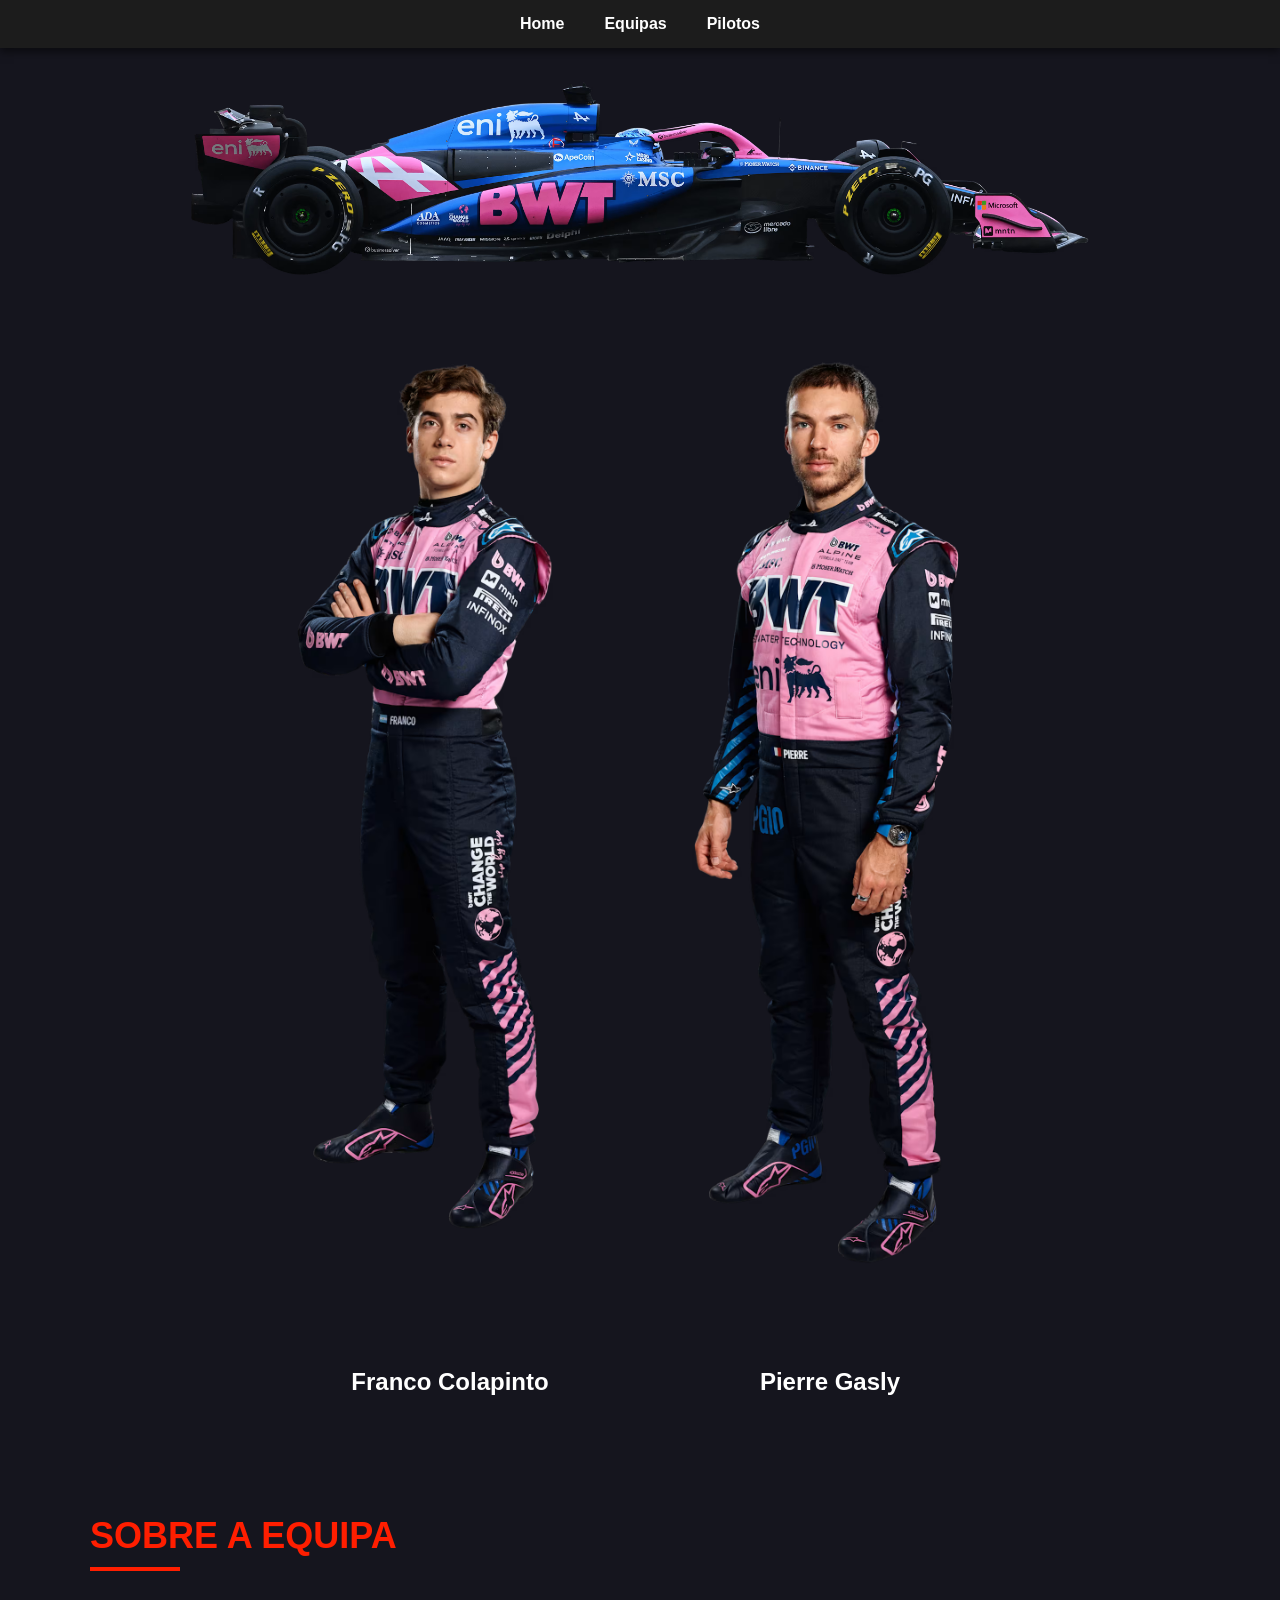
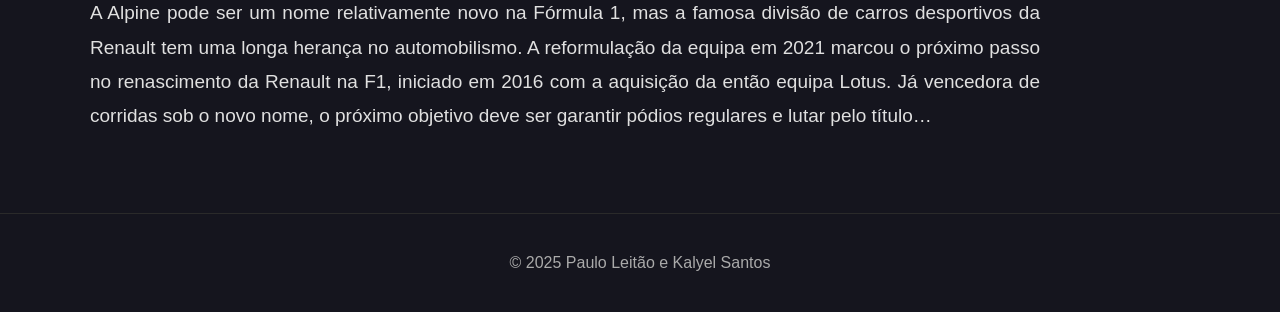
<file: Alpine.html>
<!DOCTYPE html>
<html lang="pt">
<head>
  <meta charset="UTF-8" />
  <meta name="viewport" content="width=device-width, initial-scale=1.0" />
  <link rel="stylesheet" href="css.css">
</head>

<body>

<header class="topbar">
  <nav>
    <ul>
      <li><a href="index.html">Home</a></li>
      <li><a href="Equipas.html">Equipas</a></li>
      <li><a href="pilotos.html">Pilotos</a></li>
    </ul>
  </nav>
</header>


<section class="carro-container">
  <img src="cars/2025alpinecarright.png" alt="Carro da Equipa" class="carro-img">
</section>

<section class="pilotos-equipa">

  <div class="piloto-equipa-card">
    <img src="piloto/2025alpinefracol01right.png" class="piloto-equipa-img">
    <h2 class="piloto-nome">Franco Colapinto</h2>
  </div>

  <div class="piloto-equipa-card">
    <img src="piloto/2025alpinepiegas01right.png" class="piloto-equipa-img">
    <h2 class="piloto-nome">Pierre Gasly</h2>
  </div>

</section>

<section class="equipa-info">
  <h2 class="equipa-titulo">Sobre a Equipa</h2>

  <p class="equipa-texto">
    A Alpine pode ser um nome relativamente novo na Fórmula 1, mas a famosa divisão de carros desportivos da Renault tem uma longa herança no automobilismo. A reformulação da equipa em 2021 marcou o próximo passo no renascimento da Renault na F1, iniciado em 2016 com a aquisição da então equipa Lotus. Já vencedora de corridas sob o novo nome, o próximo objetivo deve ser garantir pódios regulares e lutar pelo título…
  </p>
</section>

<footer class="noticia-rodape">
  © 2025 Paulo Leitão e Kalyel Santos
</footer>

</body>
</html>
</file>
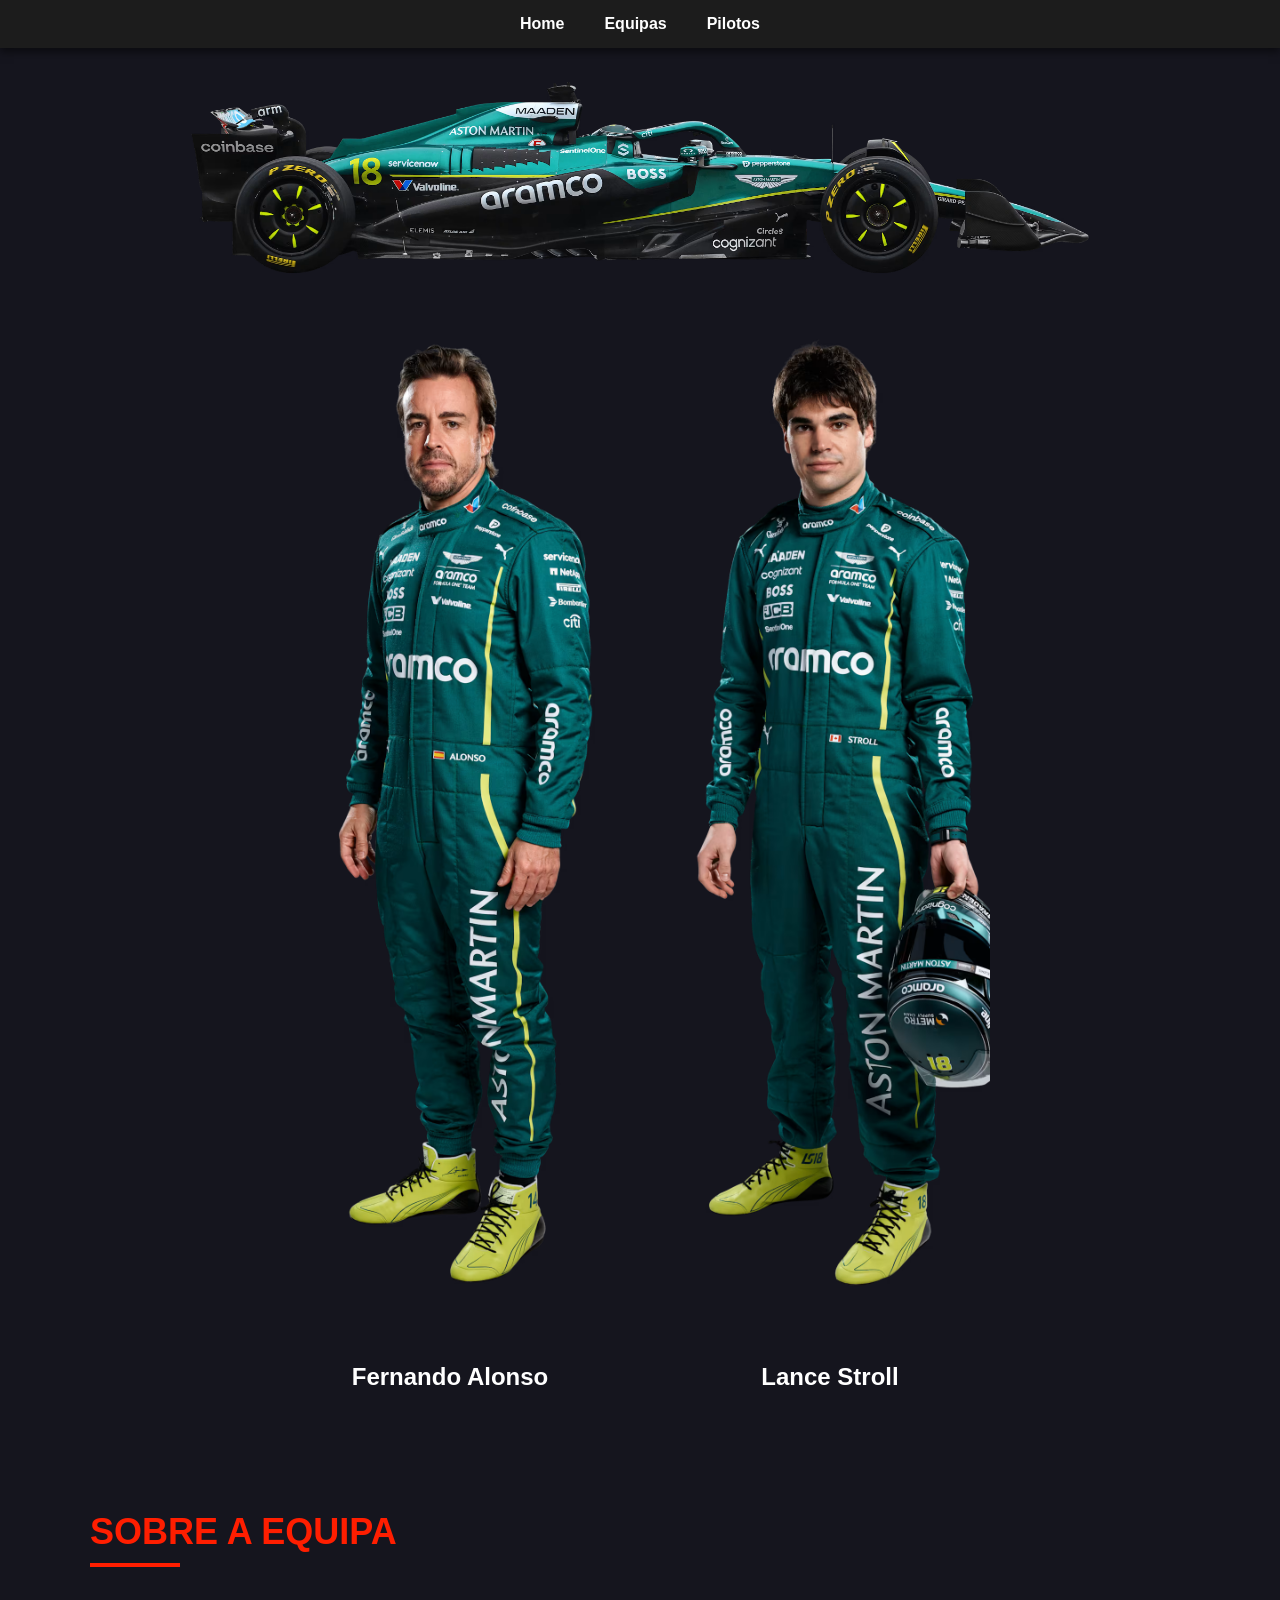
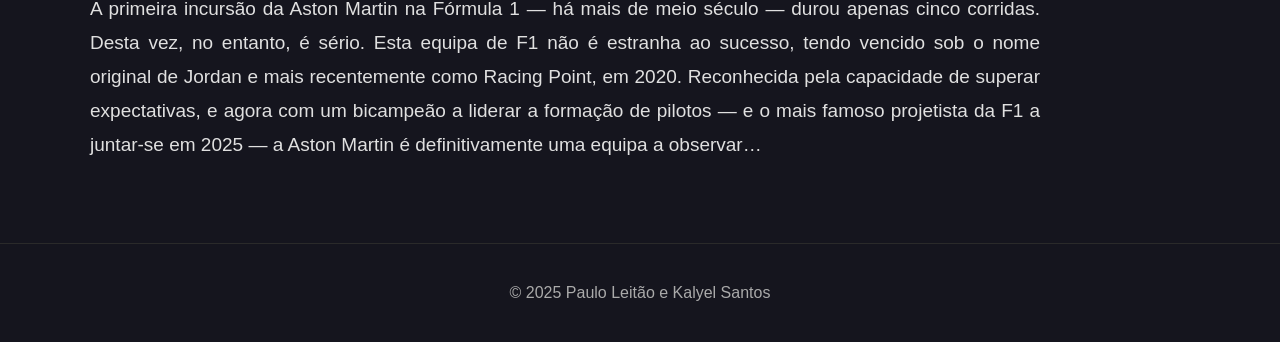
<file: AstonMartin.html>
<!DOCTYPE html>
<html lang="pt">
<head>
  <meta charset="UTF-8" />
  <meta name="viewport" content="width=device-width, initial-scale=1.0" />
  <link rel="stylesheet" href="css.css">
</head>

<body>

<header class="topbar">
  <nav>
    <ul>
      <li><a href="index.html">Home</a></li>
      <li><a href="Equipas.html">Equipas</a></li>
      <li><a href="pilotos.html">Pilotos</a></li>
    </ul>
  </nav>
</header>


<section class="carro-container">
  <img src="cars/2025astonmartincarright.png" alt="Carro da Equipa" class="carro-img">
</section>

<section class="pilotos-equipa">

  <div class="piloto-equipa-card">
    <img src="piloto/2025astonmartinferalo01right.png" class="piloto-equipa-img">
    <h2 class="piloto-nome">Fernando Alonso</h2>
  </div>

  <div class="piloto-equipa-card">
    <img src="piloto/2025astonmartinlanstr01right.png" class="piloto-equipa-img">
    <h2 class="piloto-nome">Lance Stroll</h2>
  </div>

</section>

<section class="equipa-info">
  <h2 class="equipa-titulo">Sobre a Equipa</h2>

  <p class="equipa-texto">
A primeira incursão da Aston Martin na Fórmula 1 — há mais de meio século — durou apenas cinco corridas. Desta vez, no entanto, é sério. Esta equipa de F1 não é estranha ao sucesso, tendo vencido sob o nome original de Jordan e mais recentemente como Racing Point, em 2020. Reconhecida pela capacidade de superar expectativas, e agora com um bicampeão a liderar a formação de pilotos — e o mais famoso projetista da F1 a juntar-se em 2025 — a Aston Martin é definitivamente uma equipa a observar…
  </p>
</section>

<footer class="noticia-rodape">
  © 2025 Paulo Leitão e Kalyel Santos
</footer>

</body>
</html>
</file>
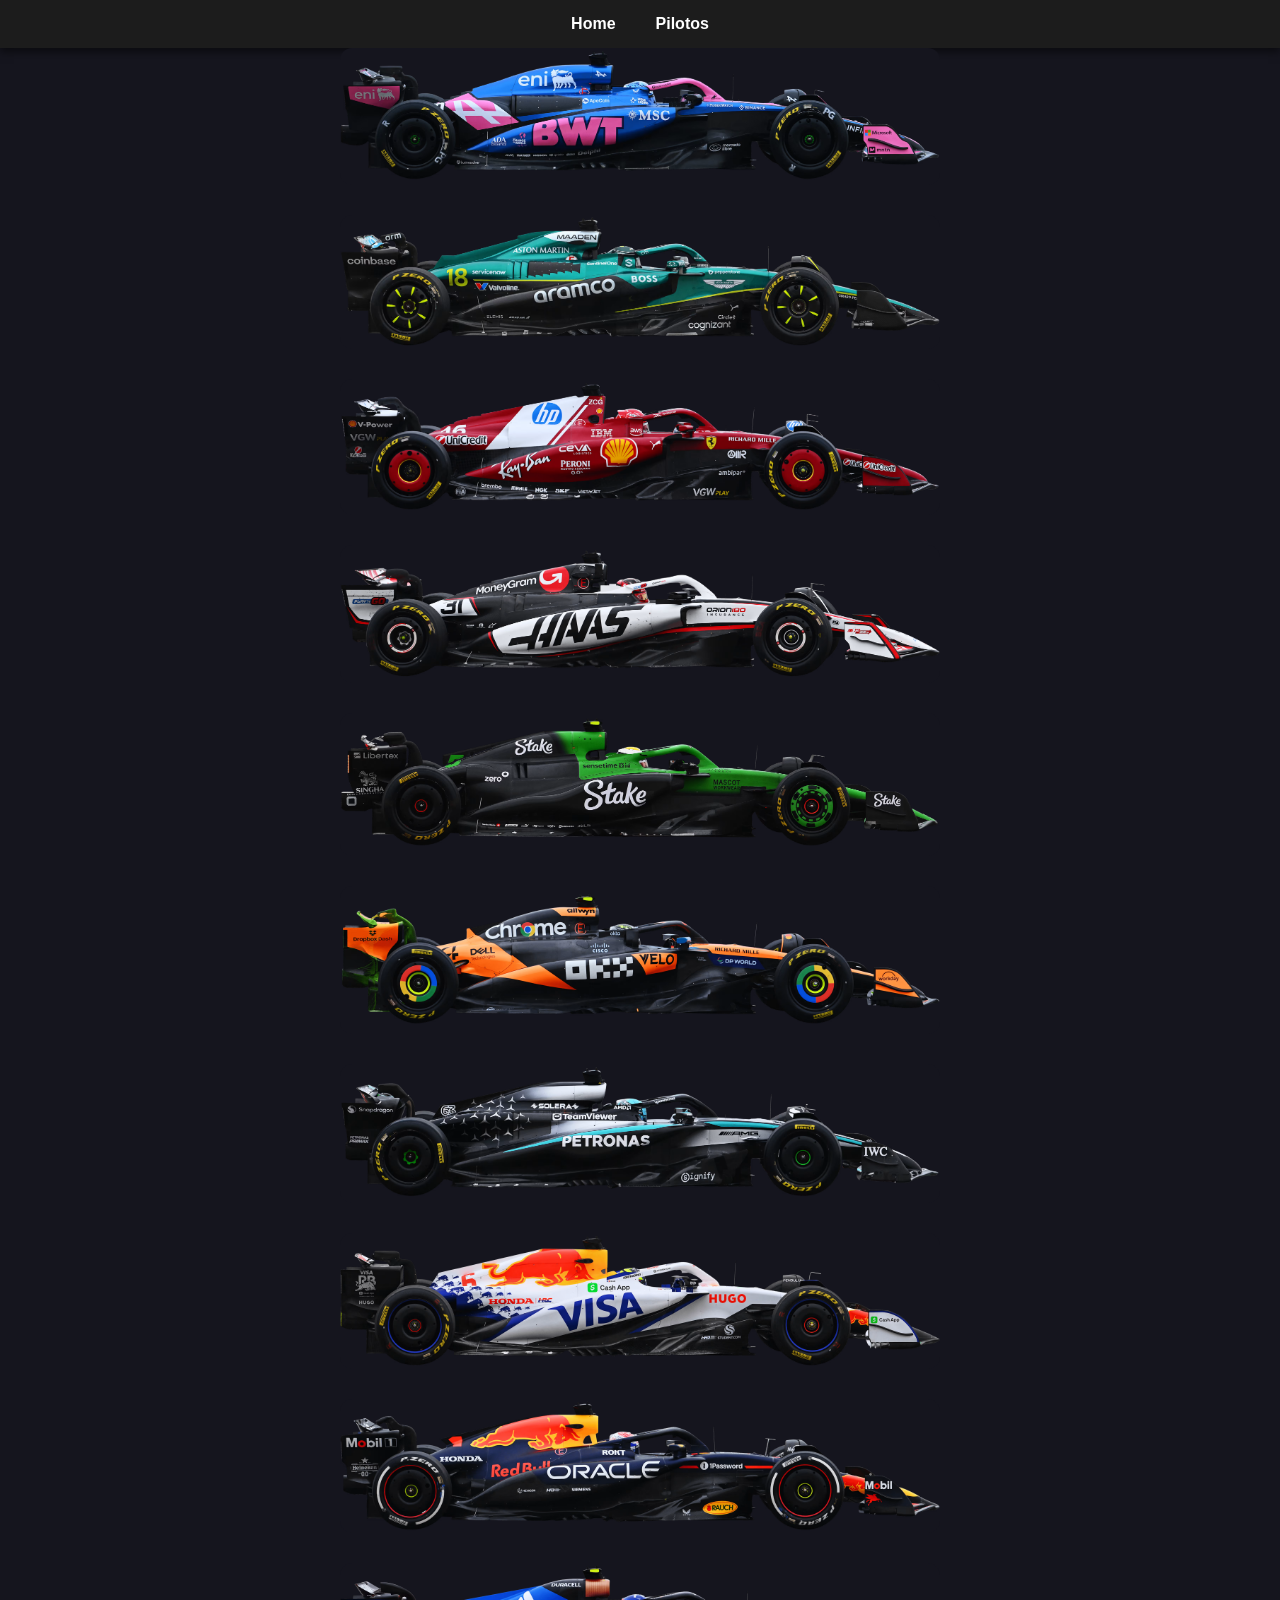
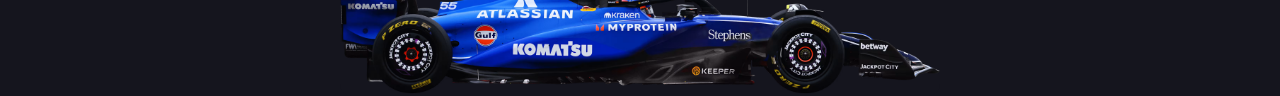
<file: Equipas.html>
<html lang="pt">
<head>
  <meta charset="UTF-8" />
  <meta name="viewport" content="width=device-width, initial-scale=1.0" />
  <link rel="stylesheet" href="css.css">
  <style>
   
  </style>
</head>
<body>

<header class="topbar">
    <nav>
      <ul>
        <li><a href="index.html">Home</a></li>
        <li><a href="pilotos.html">Pilotos</a></li>
      </ul>
    </nav>
  </header>

  <div class="gallery">
  <a href="Alpine.html" class="car-card">
    <img src="cars/2025alpinecarright.png" alt="Alpine">
    
  </a>
  <a href="AstonMartin.html" class="car-card">
    <img src="cars/2025astonmartincarright.png" alt="Aston Martin">
    
  </a>
  <a href="Ferrari.html" class="car-card">
    <img src="cars/2025ferraricarright.png" alt="Ferrari">
    
  </a>
  <a href="Haas.html" class="car-card">
    <img src="cars/2025haascarright.png" alt="Haas">
    
  </a>
  <a href="KickSauber.html" class="car-card">
    <img src="cars/2025kicksaubercarright.png" alt="Kick Sauber">
    
  </a>
  <a href="McLaren.html" class="car-card">
    <img src="cars/2025mclarencarright.png" alt="McLaren">
    
  </a>
  <a href="Mercedes.html" class="car-card">
    <img src="cars/2025mercedescarright.png" alt="Mercedes">
    
  </a>
  <a href="RB.html" class="car-card">
    <img src="cars/2025racingbullscarright.png" alt="Racing Bulls">
    
  </a>
  <a href="RedBull.html" class="car-card">
    <img src="cars/2025redbullracingcarright.png" alt="Red Bull">
    
  </a>
  <a href="Williams.html" class="car-card">
    <img src="cars/2025williamscarright.png" alt="Williams">
    
  </a>
</div>

</body>
</html>
</file>
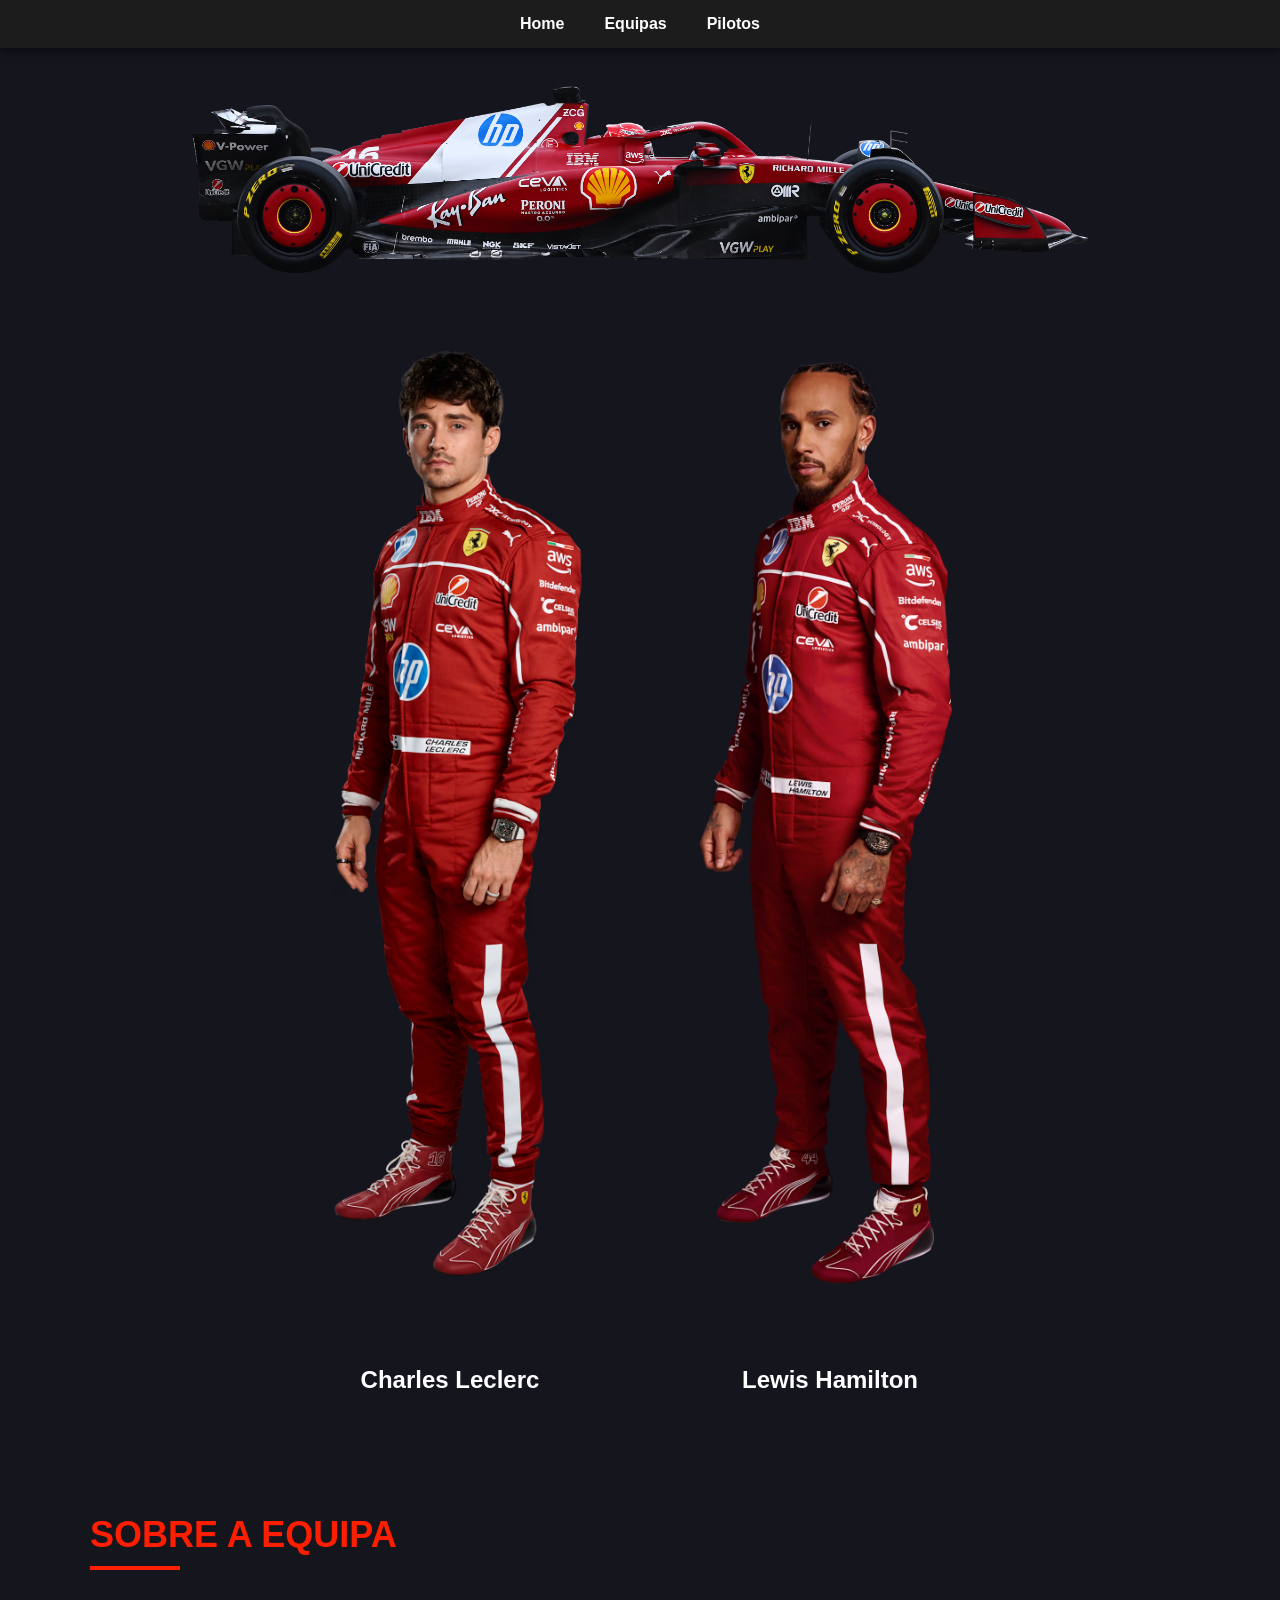
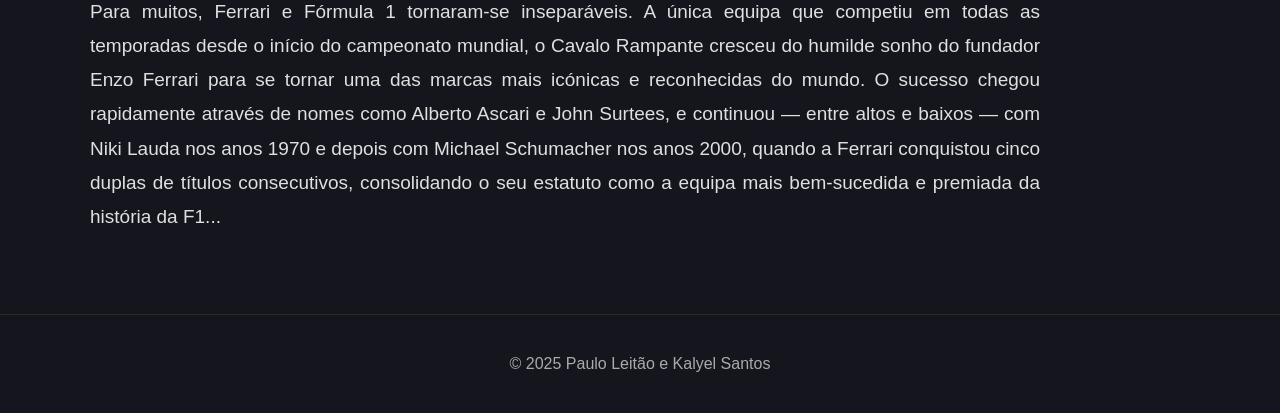
<file: Ferrari.html>
<!DOCTYPE html>
<html lang="pt">
<head>
  <meta charset="UTF-8" />
  <meta name="viewport" content="width=device-width, initial-scale=1.0" />
  <link rel="stylesheet" href="css.css">
</head>

<body>

<header class="topbar">
  <nav>
    <ul>
      <li><a href="index.html">Home</a></li>
      <li><a href="Equipas.html">Equipas</a></li>
      <li><a href="pilotos.html">Pilotos</a></li>
    </ul>
  </nav>
</header>


<section class="carro-container">
  <img src="cars/2025ferraricarright.png" alt="Carro da Equipa" class="carro-img">
</section>

<section class="pilotos-equipa">

  <div class="piloto-equipa-card">
    <img src="piloto/2025ferrarichalec01right.png" class="piloto-equipa-img">
    <h2 class="piloto-nome">Charles Leclerc</h2>
  </div>

  <div class="piloto-equipa-card">
    <img src="piloto/2025ferrarilewham01right.png" class="piloto-equipa-img">
    <h2 class="piloto-nome">Lewis Hamilton</h2>
  </div>

</section>

<section class="equipa-info">
  <h2 class="equipa-titulo">Sobre a Equipa</h2>

  <p class="equipa-texto">
 Para muitos, Ferrari e Fórmula 1 tornaram-se inseparáveis. A única equipa que competiu em todas as temporadas desde o início do campeonato mundial, o Cavalo Rampante cresceu do humilde sonho do fundador Enzo Ferrari para se tornar uma das marcas mais icónicas e reconhecidas do mundo. O sucesso chegou rapidamente através de nomes como Alberto Ascari e John Surtees, e continuou — entre altos e baixos — com Niki Lauda nos anos 1970 e depois com Michael Schumacher nos anos 2000, quando a Ferrari conquistou cinco duplas de títulos consecutivos, consolidando o seu estatuto como a equipa mais bem-sucedida e premiada da história da F1...
  </p>
</section>

<footer class="noticia-rodape">
  © 2025 Paulo Leitão e Kalyel Santos
</footer>

</body>
</html>
</file>
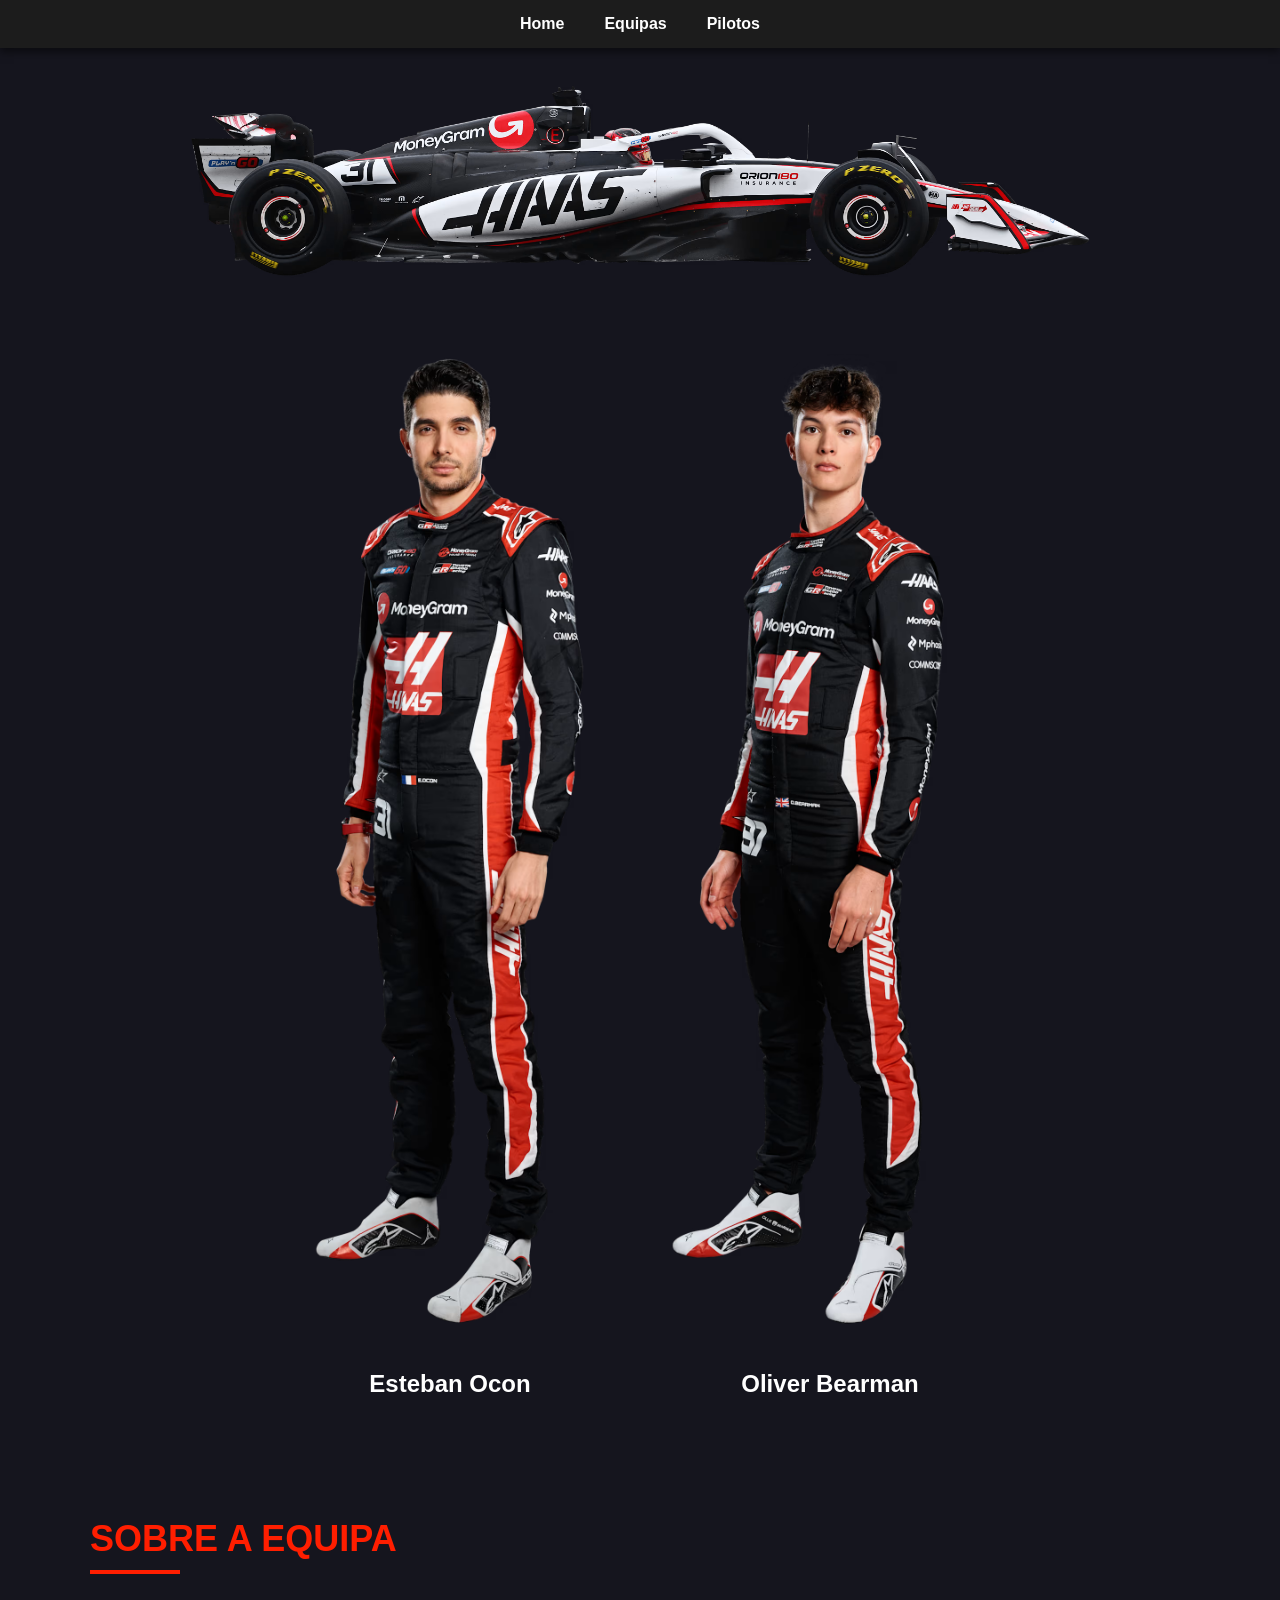
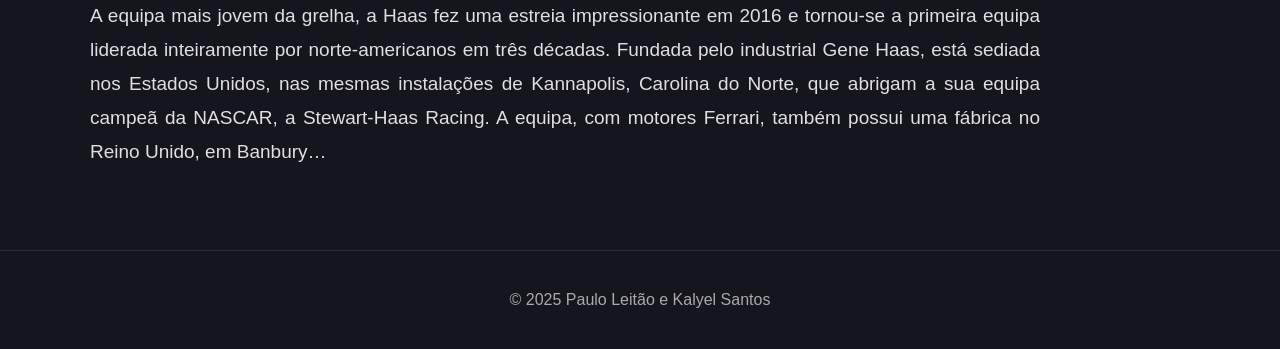
<file: Haas.html>
<!DOCTYPE html>
<html lang="pt">
<head>
  <meta charset="UTF-8" />
  <meta name="viewport" content="width=device-width, initial-scale=1.0" />
  <link rel="stylesheet" href="css.css">
</head>

<body>

<header class="topbar">
  <nav>
    <ul>
      <li><a href="index.html">Home</a></li>
      <li><a href="Equipas.html">Equipas</a></li>
      <li><a href="pilotos.html">Pilotos</a></li>
    </ul>
  </nav>
</header>


<section class="carro-container">
  <img src="cars/2025haascarright.png" alt="Carro da Equipa" class="carro-img">
</section>

<section class="pilotos-equipa">

  <div class="piloto-equipa-card">
    <img src="piloto/2025haasestoco01right.png" class="piloto-equipa-img">
    <h2 class="piloto-nome">Esteban Ocon</h2>
  </div>

  <div class="piloto-equipa-card">
    <img src="piloto/2025haasolibea01right.png" class="piloto-equipa-img">
    <h2 class="piloto-nome">Oliver Bearman</h2>
  </div>

</section>

<section class="equipa-info">
  <h2 class="equipa-titulo">Sobre a Equipa</h2>

  <p class="equipa-texto">
A equipa mais jovem da grelha, a Haas fez uma estreia impressionante em 2016 e tornou-se a primeira equipa liderada inteiramente por norte-americanos em três décadas. Fundada pelo industrial Gene Haas, está sediada nos Estados Unidos, nas mesmas instalações de Kannapolis, Carolina do Norte, que abrigam a sua equipa campeã da NASCAR, a Stewart-Haas Racing. A equipa, com motores Ferrari, também possui uma fábrica no Reino Unido, em Banbury…
  </p>
</section>

<footer class="noticia-rodape">
  © 2025 Paulo Leitão e Kalyel Santos
</footer>

</body>
</html>
</file>
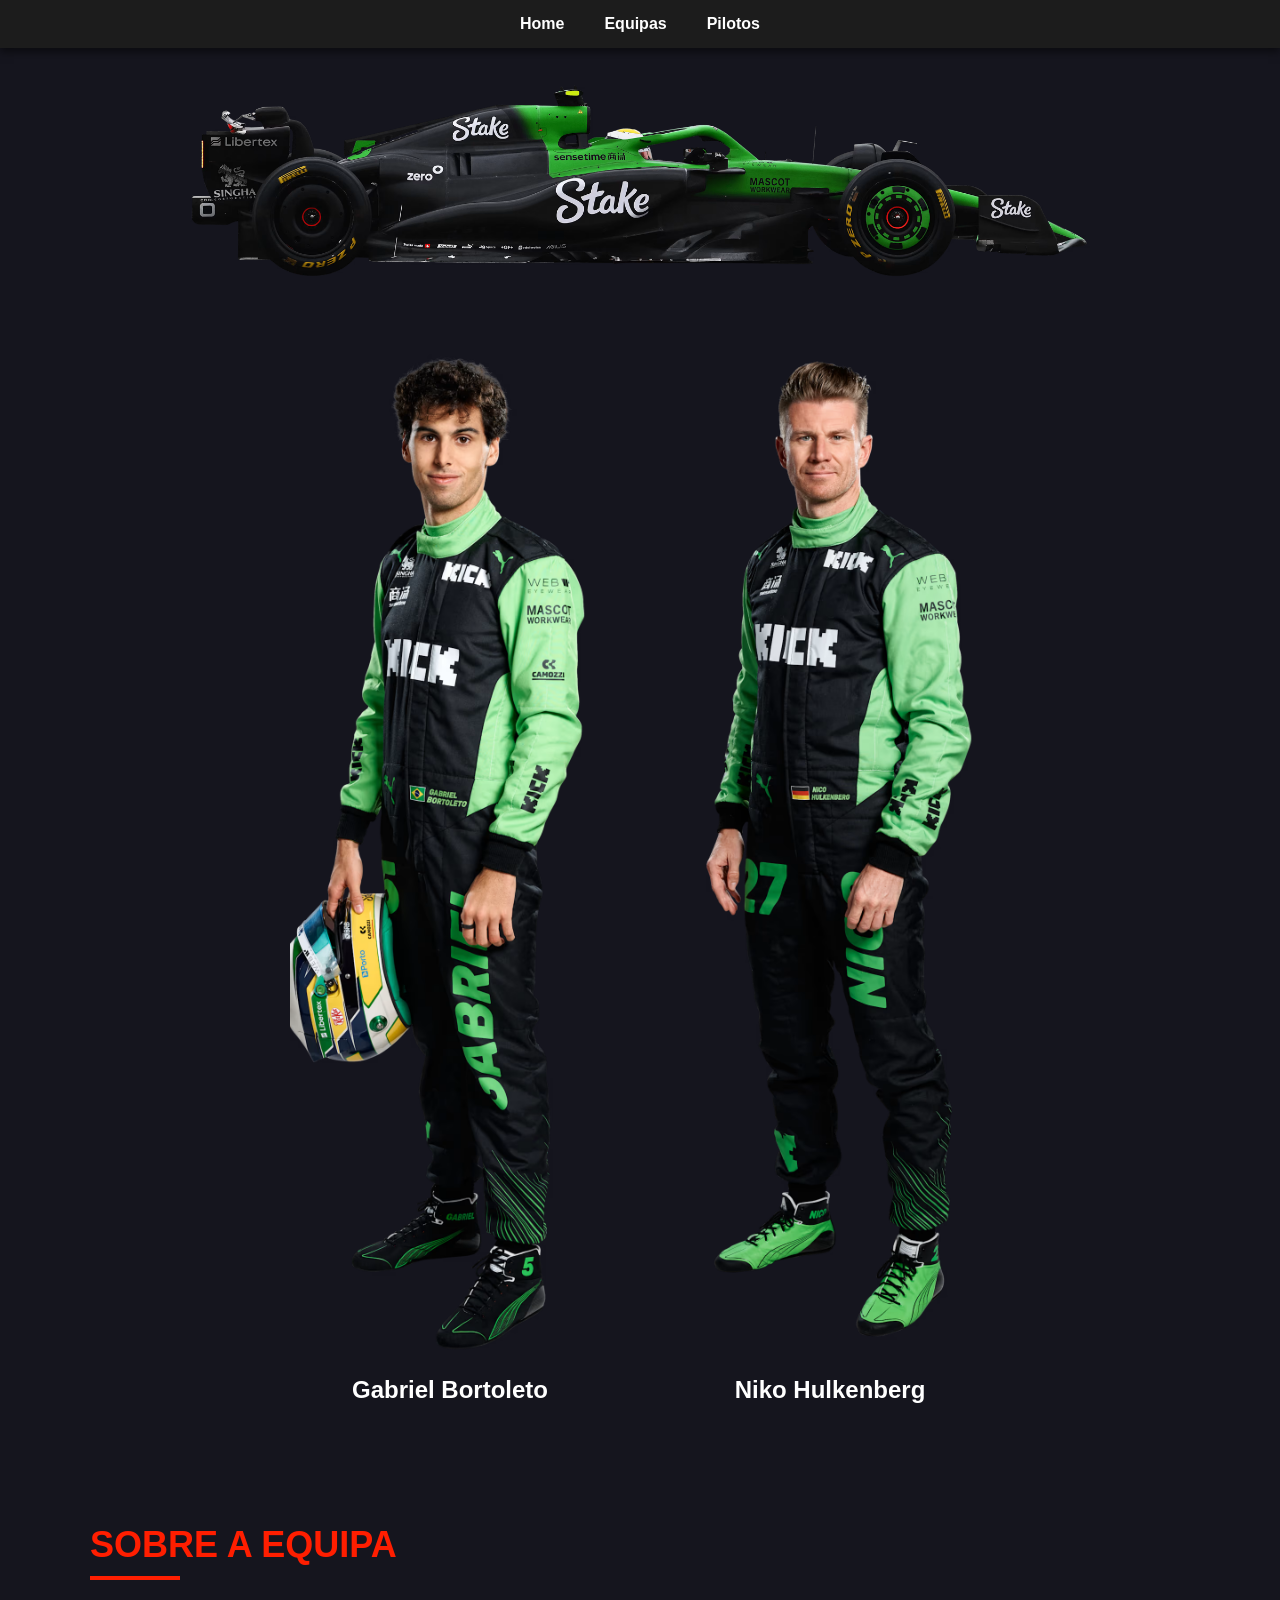
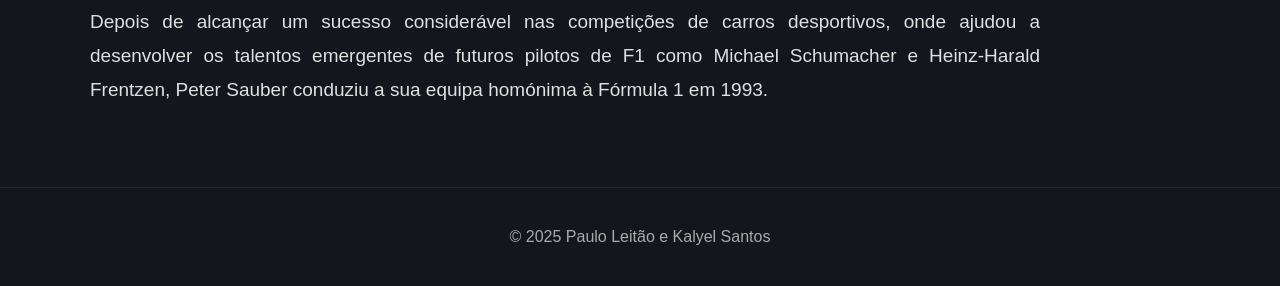
<file: KickSauber.html>
<!DOCTYPE html>
<html lang="pt">
<head>
  <meta charset="UTF-8" />
  <meta name="viewport" content="width=device-width, initial-scale=1.0" />
  <link rel="stylesheet" href="css.css">
</head>

<body>

<header class="topbar">
  <nav>
    <ul>
      <li><a href="index.html">Home</a></li>
      <li><a href="Equipas.html">Equipas</a></li>
      <li><a href="pilotos.html">Pilotos</a></li>
    </ul>
  </nav>
</header>


<section class="carro-container">
  <img src="cars/2025kicksaubercarright.png" alt="Carro da Equipa" class="carro-img">
</section>

<section class="pilotos-equipa">

  <div class="piloto-equipa-card">
    <img src="piloto/2025kicksaubergabbor01right.png" class="piloto-equipa-img">
    <h2 class="piloto-nome">Gabriel Bortoleto</h2>
  </div>

  <div class="piloto-equipa-card">
    <img src="piloto/2025kicksaubernichul01right.png" class="piloto-equipa-img">
    <h2 class="piloto-nome">Niko Hulkenberg</h2>
  </div>

</section>

<section class="equipa-info">
  <h2 class="equipa-titulo">Sobre a Equipa</h2>

  <p class="equipa-texto">
 Depois de alcançar um sucesso considerável nas competições de carros desportivos, onde ajudou a desenvolver os talentos emergentes de futuros pilotos de F1 como Michael Schumacher e Heinz-Harald Frentzen, Peter Sauber conduziu a sua equipa homónima à Fórmula 1 em 1993.
 </p>
</section>

<footer class="noticia-rodape">
  © 2025 Paulo Leitão e Kalyel Santos
</footer>

</body>
</html>
</file>
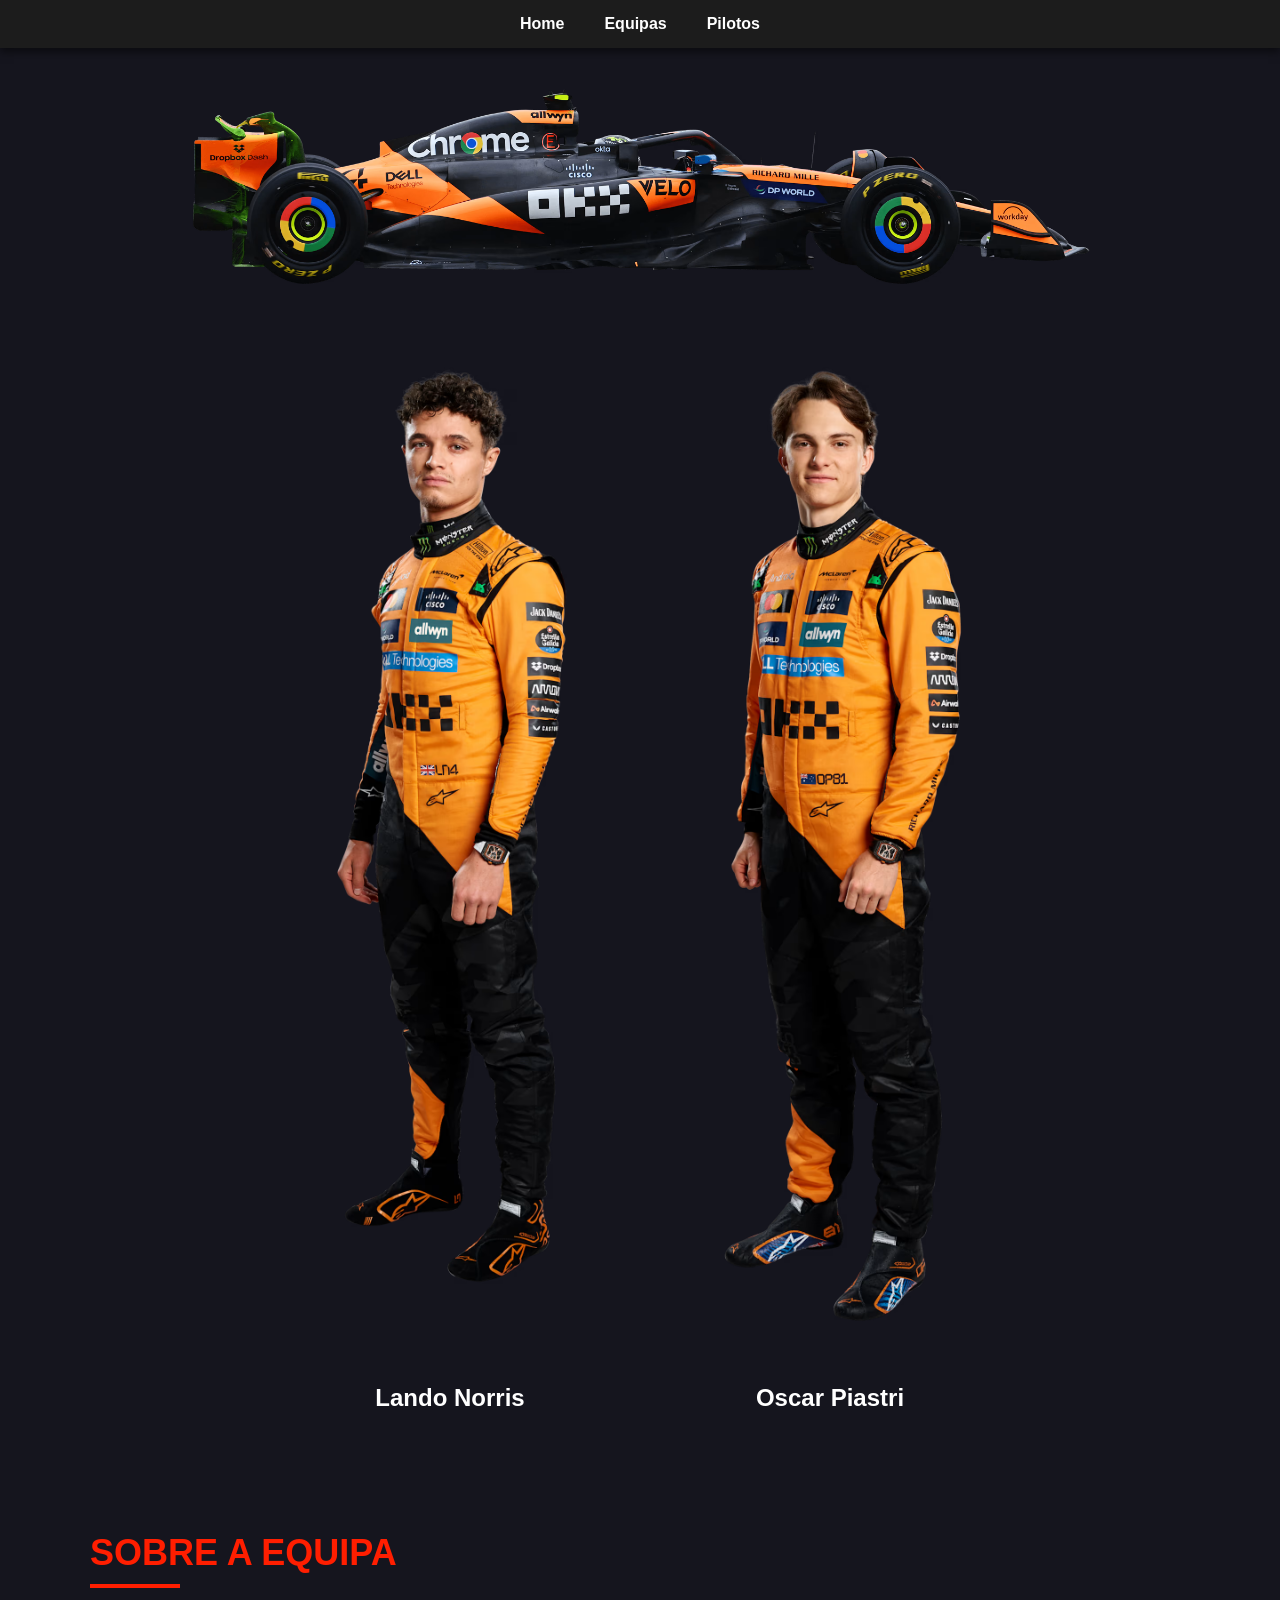
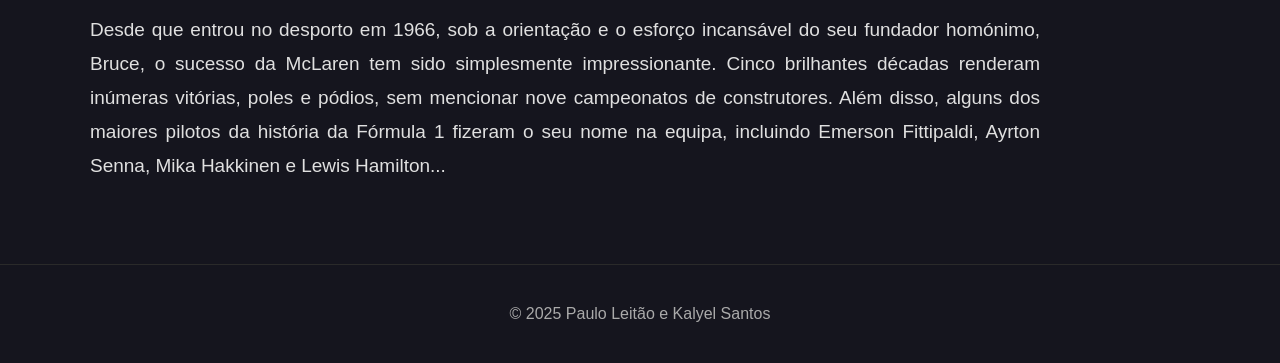
<file: McLaren.html>
<!DOCTYPE html>
<html lang="pt">
<head>
  <meta charset="UTF-8" />
  <meta name="viewport" content="width=device-width, initial-scale=1.0" />
  <link rel="stylesheet" href="css.css">
</head>

<body>

<header class="topbar">
  <nav>
    <ul>
      <li><a href="index.html">Home</a></li>
      <li><a href="Equipas.html">Equipas</a></li>
      <li><a href="pilotos.html">Pilotos</a></li>
    </ul>
  </nav>
</header>


<section class="carro-container">
  <img src="cars/2025mclarencarright.png" alt="Carro da Equipa" class="carro-img">
</section>

<section class="pilotos-equipa">

  <div class="piloto-equipa-card">
    <img src="piloto/2025mclarenlannor01right.png" class="piloto-equipa-img">
    <h2 class="piloto-nome">Lando Norris</h2>
  </div>

  <div class="piloto-equipa-card">
    <img src="piloto/2025mclarenoscpia01right.png" class="piloto-equipa-img">
    <h2 class="piloto-nome">Oscar Piastri</h2>
  </div>

</section>

<section class="equipa-info">
  <h2 class="equipa-titulo">Sobre a Equipa</h2>

  <p class="equipa-texto">
Desde que entrou no desporto em 1966, sob a orientação e o esforço incansável do seu fundador homónimo, Bruce, o sucesso da McLaren tem sido simplesmente impressionante. Cinco brilhantes décadas renderam inúmeras vitórias, poles e pódios, sem mencionar nove campeonatos de construtores. Além disso, alguns dos maiores pilotos da história da Fórmula 1 fizeram o seu nome na equipa, incluindo Emerson Fittipaldi, Ayrton Senna, Mika Hakkinen e Lewis Hamilton...
</p>
</section>

<footer class="noticia-rodape">
  © 2025 Paulo Leitão e Kalyel Santos
</footer>

</body>
</html>
</file>
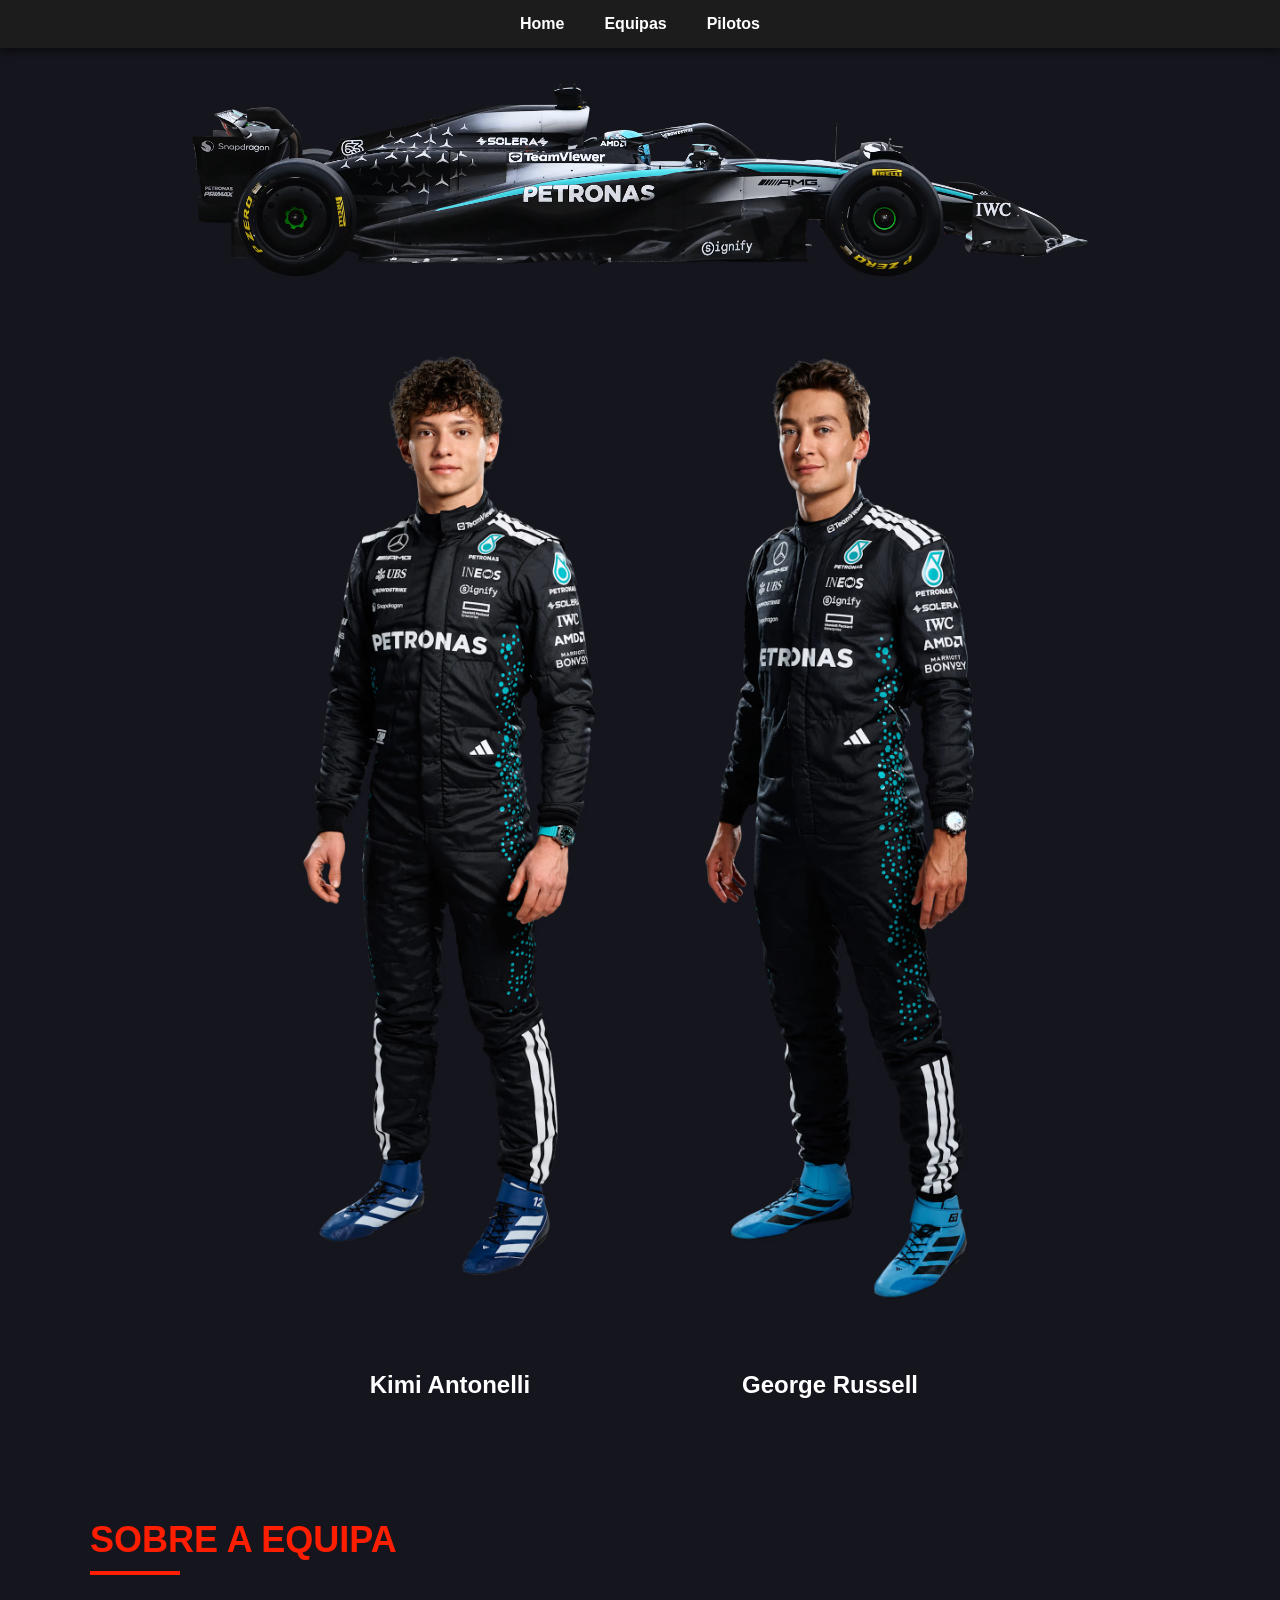
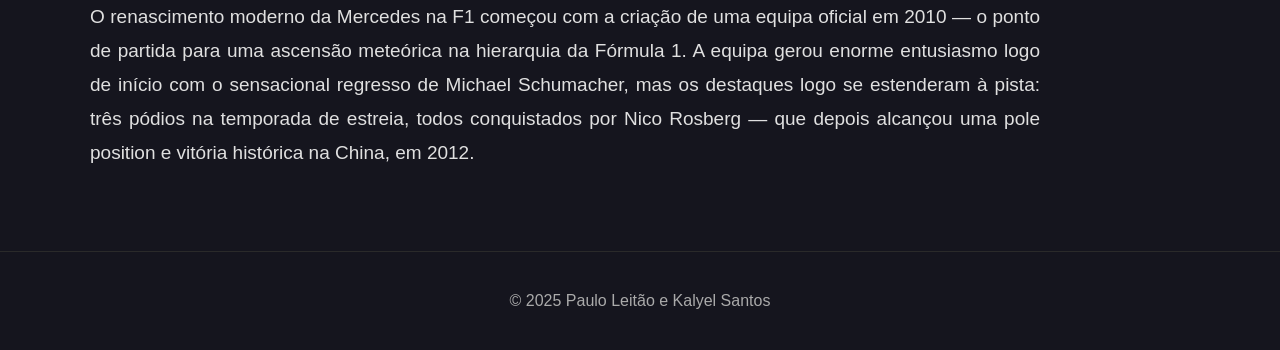
<file: Mercedes.html>
<!DOCTYPE html>
<html lang="pt">
<head>
  <meta charset="UTF-8" />
  <meta name="viewport" content="width=device-width, initial-scale=1.0" />
  <link rel="stylesheet" href="css.css">
</head>

<body>

<header class="topbar">
  <nav>
    <ul>
      <li><a href="index.html">Home</a></li>
      <li><a href="Equipas.html">Equipas</a></li>
      <li><a href="pilotos.html">Pilotos</a></li>
    </ul>
  </nav>
</header>


<section class="carro-container">
  <img src="cars/2025mercedescarright.png" alt="Carro da Equipa" class="carro-img">
</section>

<section class="pilotos-equipa">

  <div class="piloto-equipa-card">
    <img src="piloto/2025mercedesandant01right.png" class="piloto-equipa-img">
    <h2 class="piloto-nome">Kimi Antonelli</h2>
  </div>

  <div class="piloto-equipa-card">
    <img src="piloto/2025mercedesgeorus01right.png" class="piloto-equipa-img">
    <h2 class="piloto-nome">George Russell</h2>
  </div>

</section>

<section class="equipa-info">
  <h2 class="equipa-titulo">Sobre a Equipa</h2>

  <p class="equipa-texto">
 O renascimento moderno da Mercedes na F1 começou com a criação de uma equipa oficial em 2010 — o ponto de partida para uma ascensão meteórica na hierarquia da Fórmula 1. A equipa gerou enorme entusiasmo logo de início com o sensacional regresso de Michael Schumacher, mas os destaques logo se estenderam à pista: três pódios na temporada de estreia, todos conquistados por Nico Rosberg — que depois alcançou uma pole position e vitória histórica na China, em 2012.
 </p>
</section>

<footer class="noticia-rodape">
  © 2025 Paulo Leitão e Kalyel Santos
</footer>

</body>
</html>
</file>
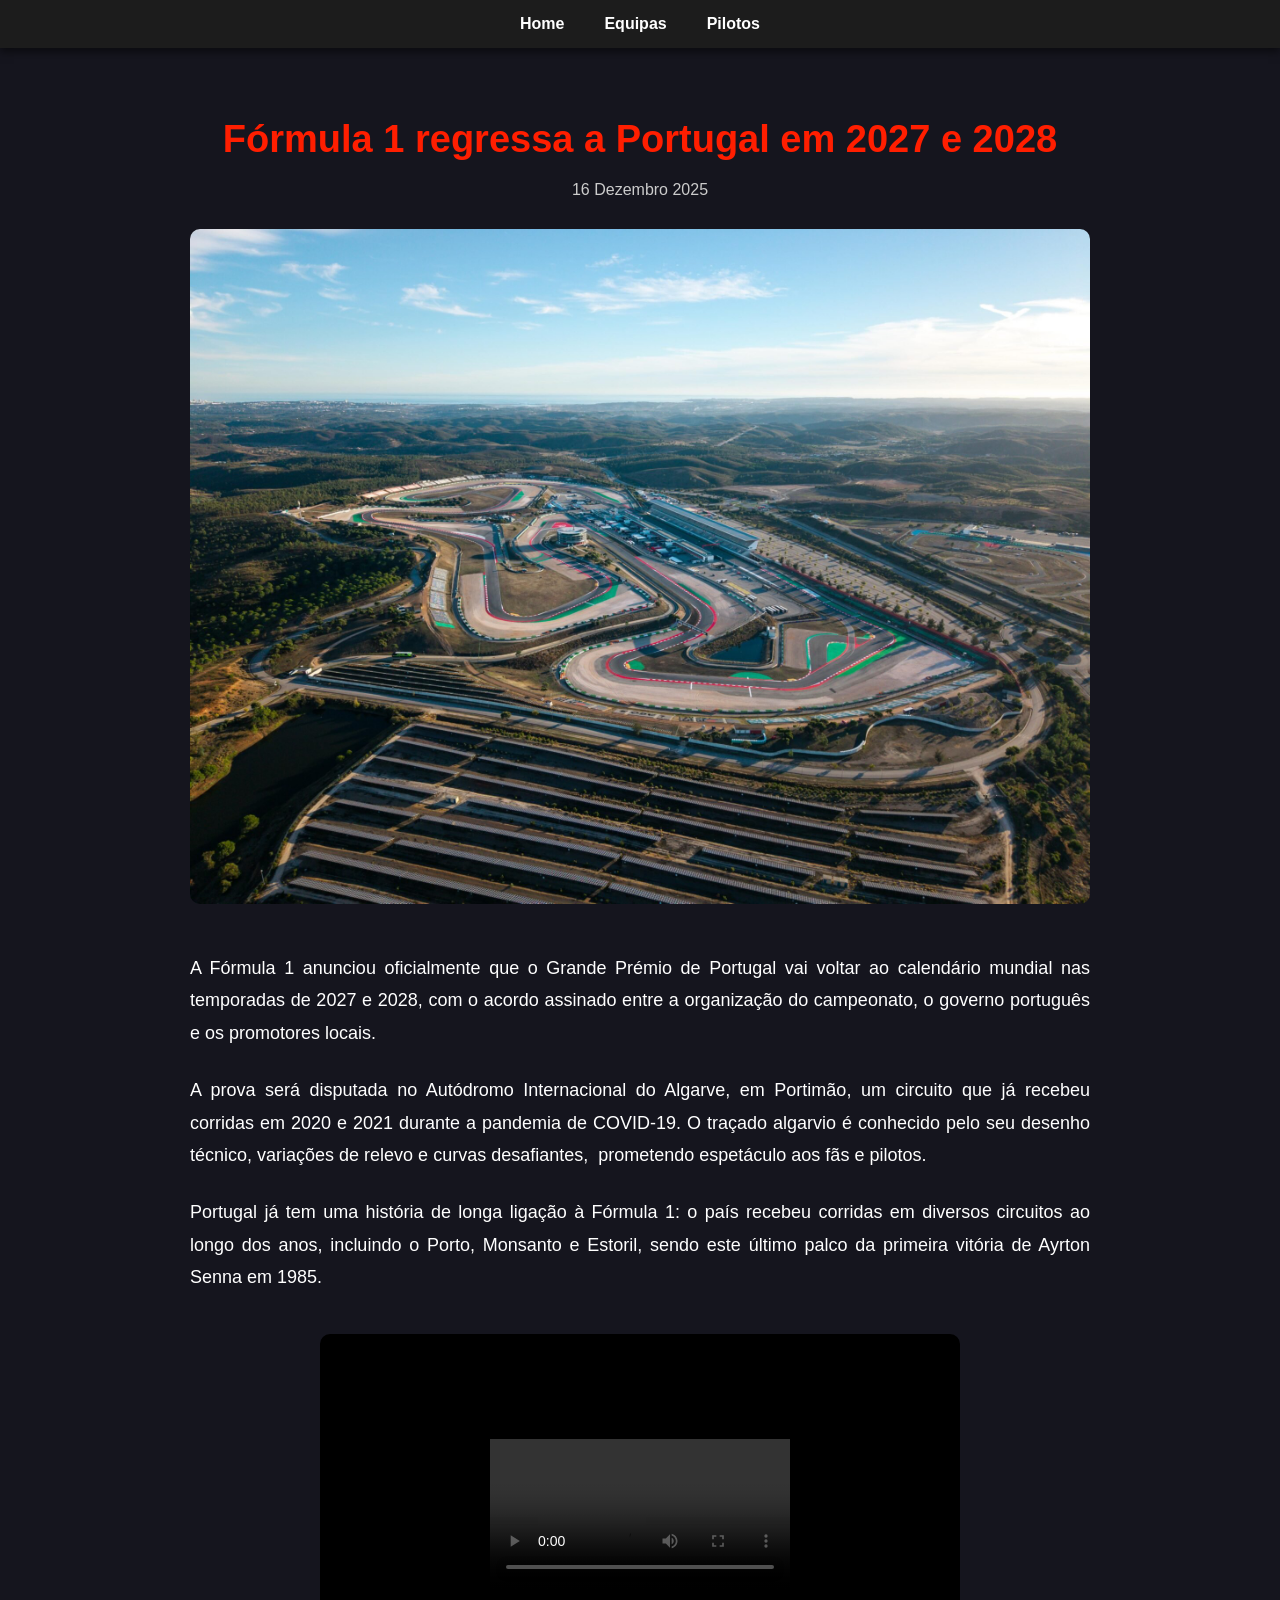
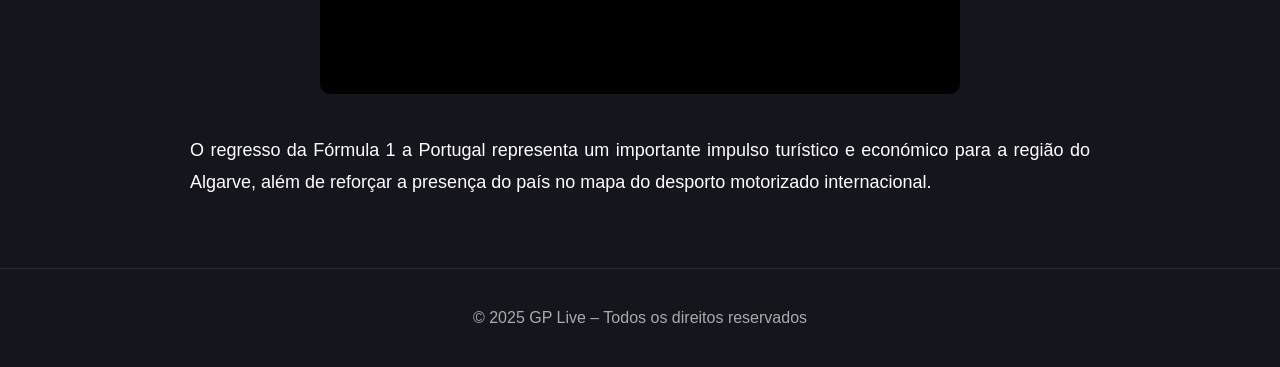
<file: noticia.html>
<html lang="pt">
<head>
  <meta charset="UTF-8" />
  <meta name="viewport" content="width=device-width, initial-scale=1.0" />
  <title>F1 regressa a Portugal em 2027 e 2028</title>
  <link rel="stylesheet" href="css.css">

</head>

<body>

<header class="topbar">
  <nav>
    <ul>
      <li><a href="index.html">Home</a></li>
      <li><a href="Equipas.html">Equipas</a></li>
      <li><a href="pilotos.html">Pilotos</a></li>
    </ul>
  </nav>
</header>

<div class="noticia-container">

  <h1 class="noticia-titulo-principal">Fórmula 1 regressa a Portugal em 2027 e 2028</h1>

  <p class="noticia-data">16 Dezembro 2025</p>


  <img class="noticia-imagem"
       src="Portimao pista.jpg"
       alt="Fórmula 1 no Autódromo Internacional do Algarve">

 
  <p class="noticia-texto">
    A Fórmula 1 anunciou oficialmente que o Grande Prémio de Portugal vai voltar ao
    calendário mundial nas temporadas de 2027 e 2028, com o acordo assinado entre a
    organização do campeonato, o governo português e os promotores locais. 
  </p>

  <p class="noticia-texto">
    A prova será disputada no Autódromo Internacional do Algarve, em Portimão, um circuito
    que já recebeu corridas em 2020 e 2021 durante a pandemia de COVID-19. O traçado
    algarvio é conhecido pelo seu desenho técnico, variações de relevo e curvas desafiantes, 
    prometendo espetáculo aos fãs e pilotos. 
  </p>

  <p class="noticia-texto">
    Portugal já tem uma história de longa ligação à Fórmula 1: o país recebeu corridas
    em diversos circuitos ao longo dos anos, incluindo o Porto, Monsanto e Estoril, sendo
    este último palco da primeira vitória de Ayrton Senna em 1985. 
  </p>


  <div class="noticia-video">
    <iframe src="CM380-Portugal-Race-Renewal-v11.mp4"
            title="Portugal volta a receber a F1 em 2027 e 2028"
            allowfullscreen></iframe>
  </div>

  <p class="noticia-texto">
    O regresso da Fórmula 1 a Portugal representa um importante impulso turístico e
    económico para a região do Algarve, além de reforçar a presença do país no mapa do
    desporto motorizado internacional.
  </p>

</div>

<footer class="noticia-rodape">
  © 2025 GP Live – Todos os direitos reservados
</footer>

</body>
</html>
</file>
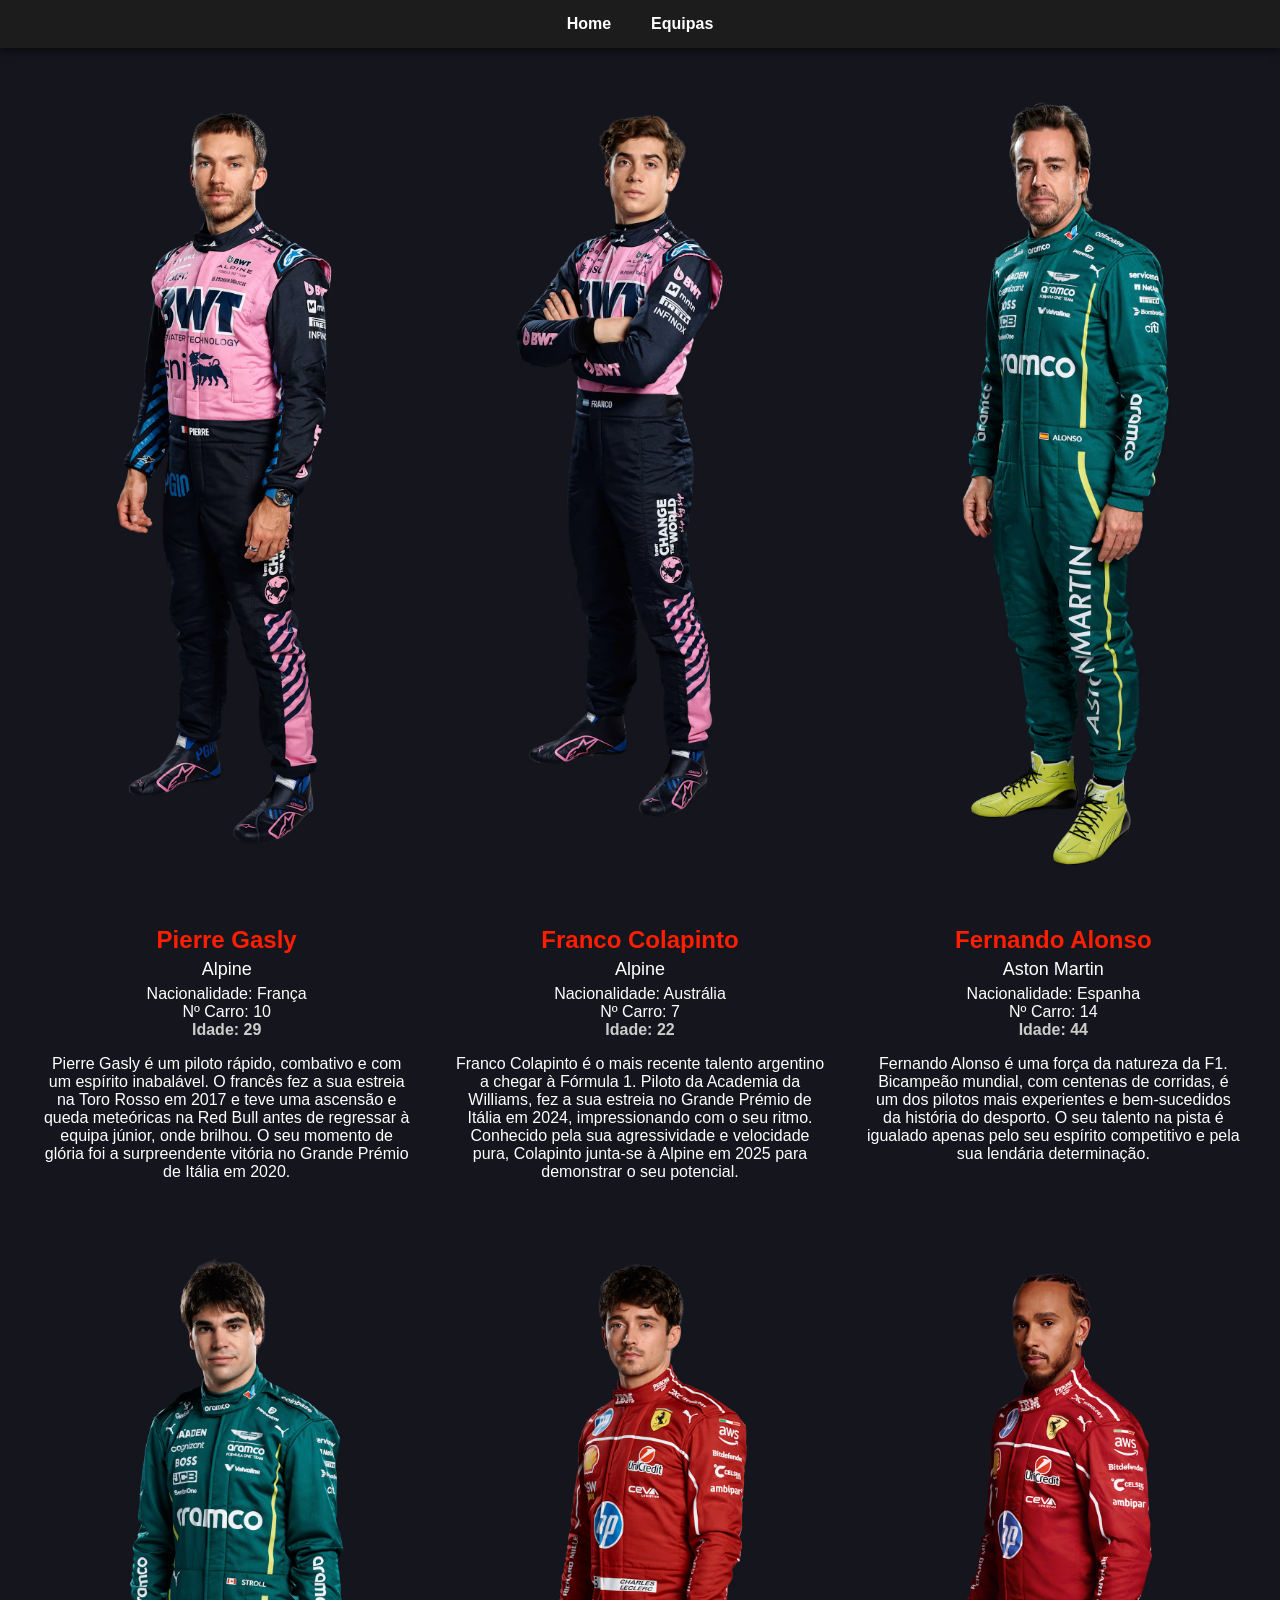
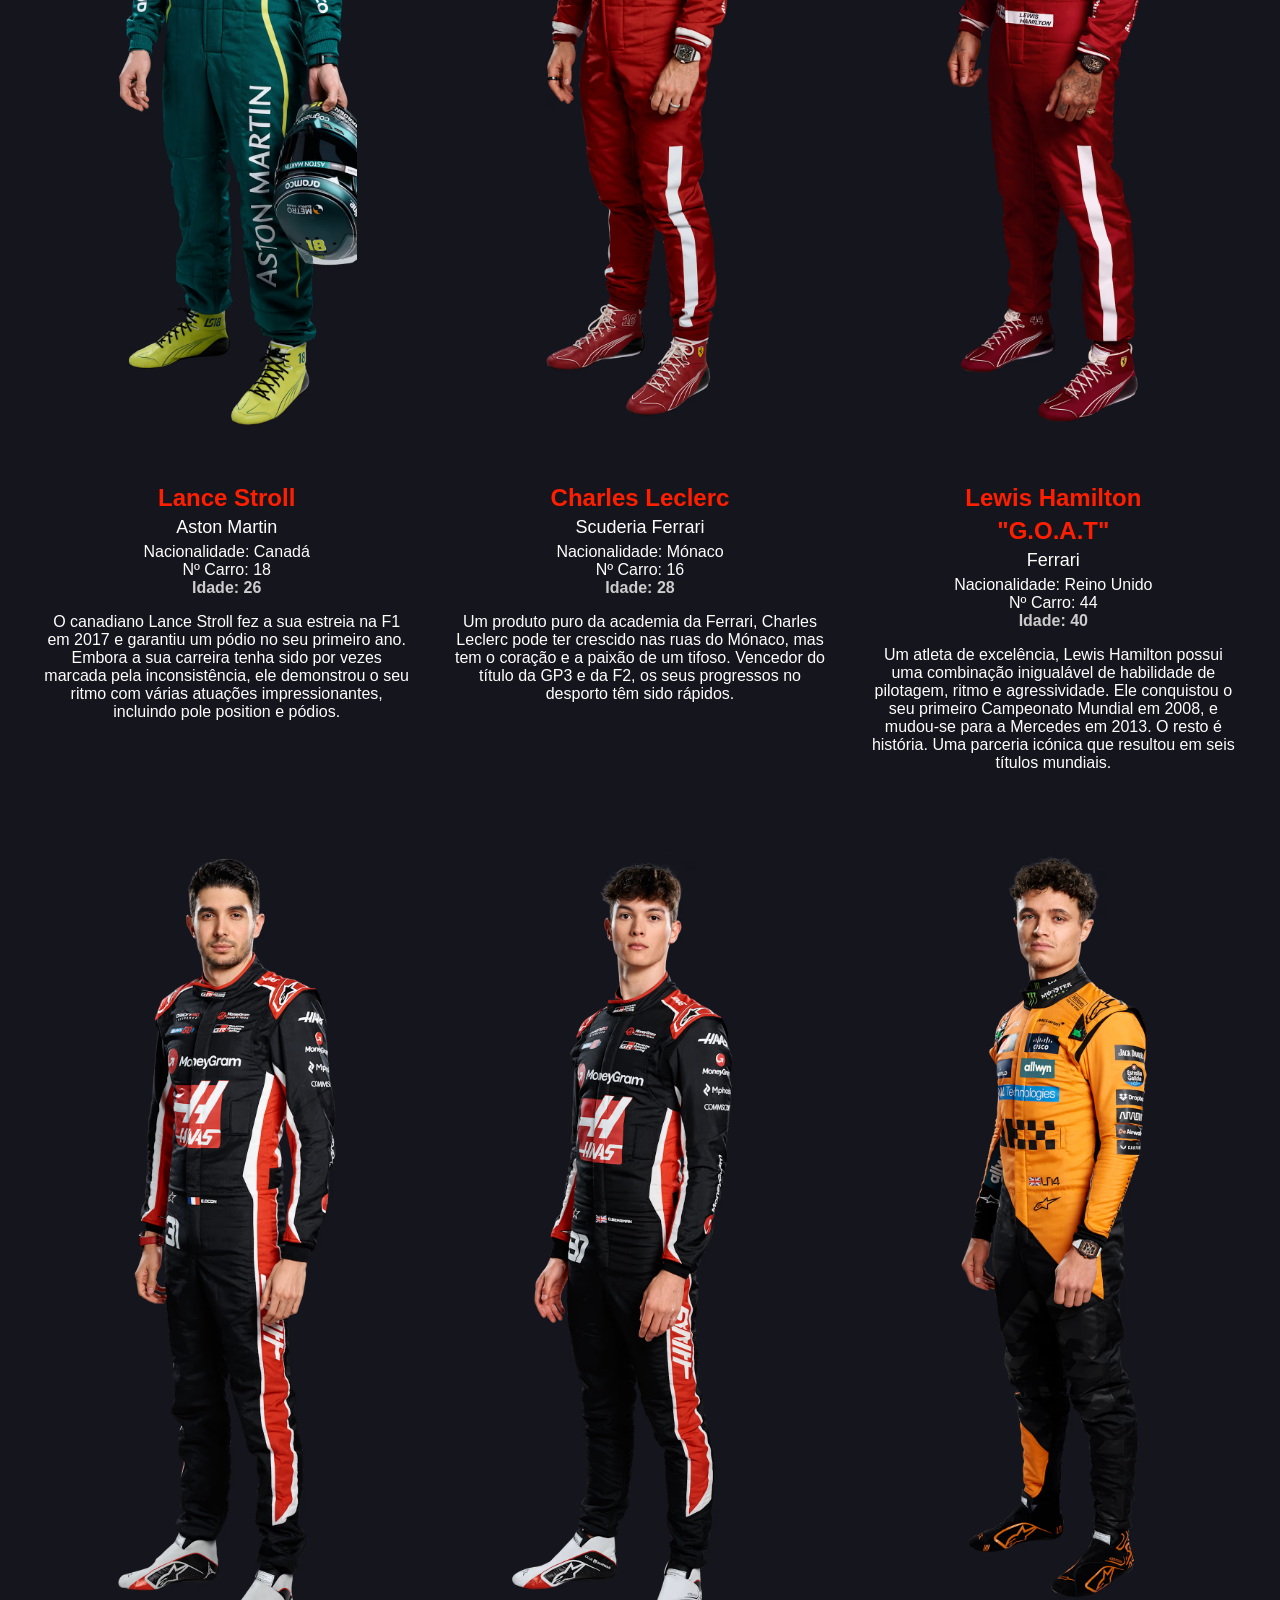
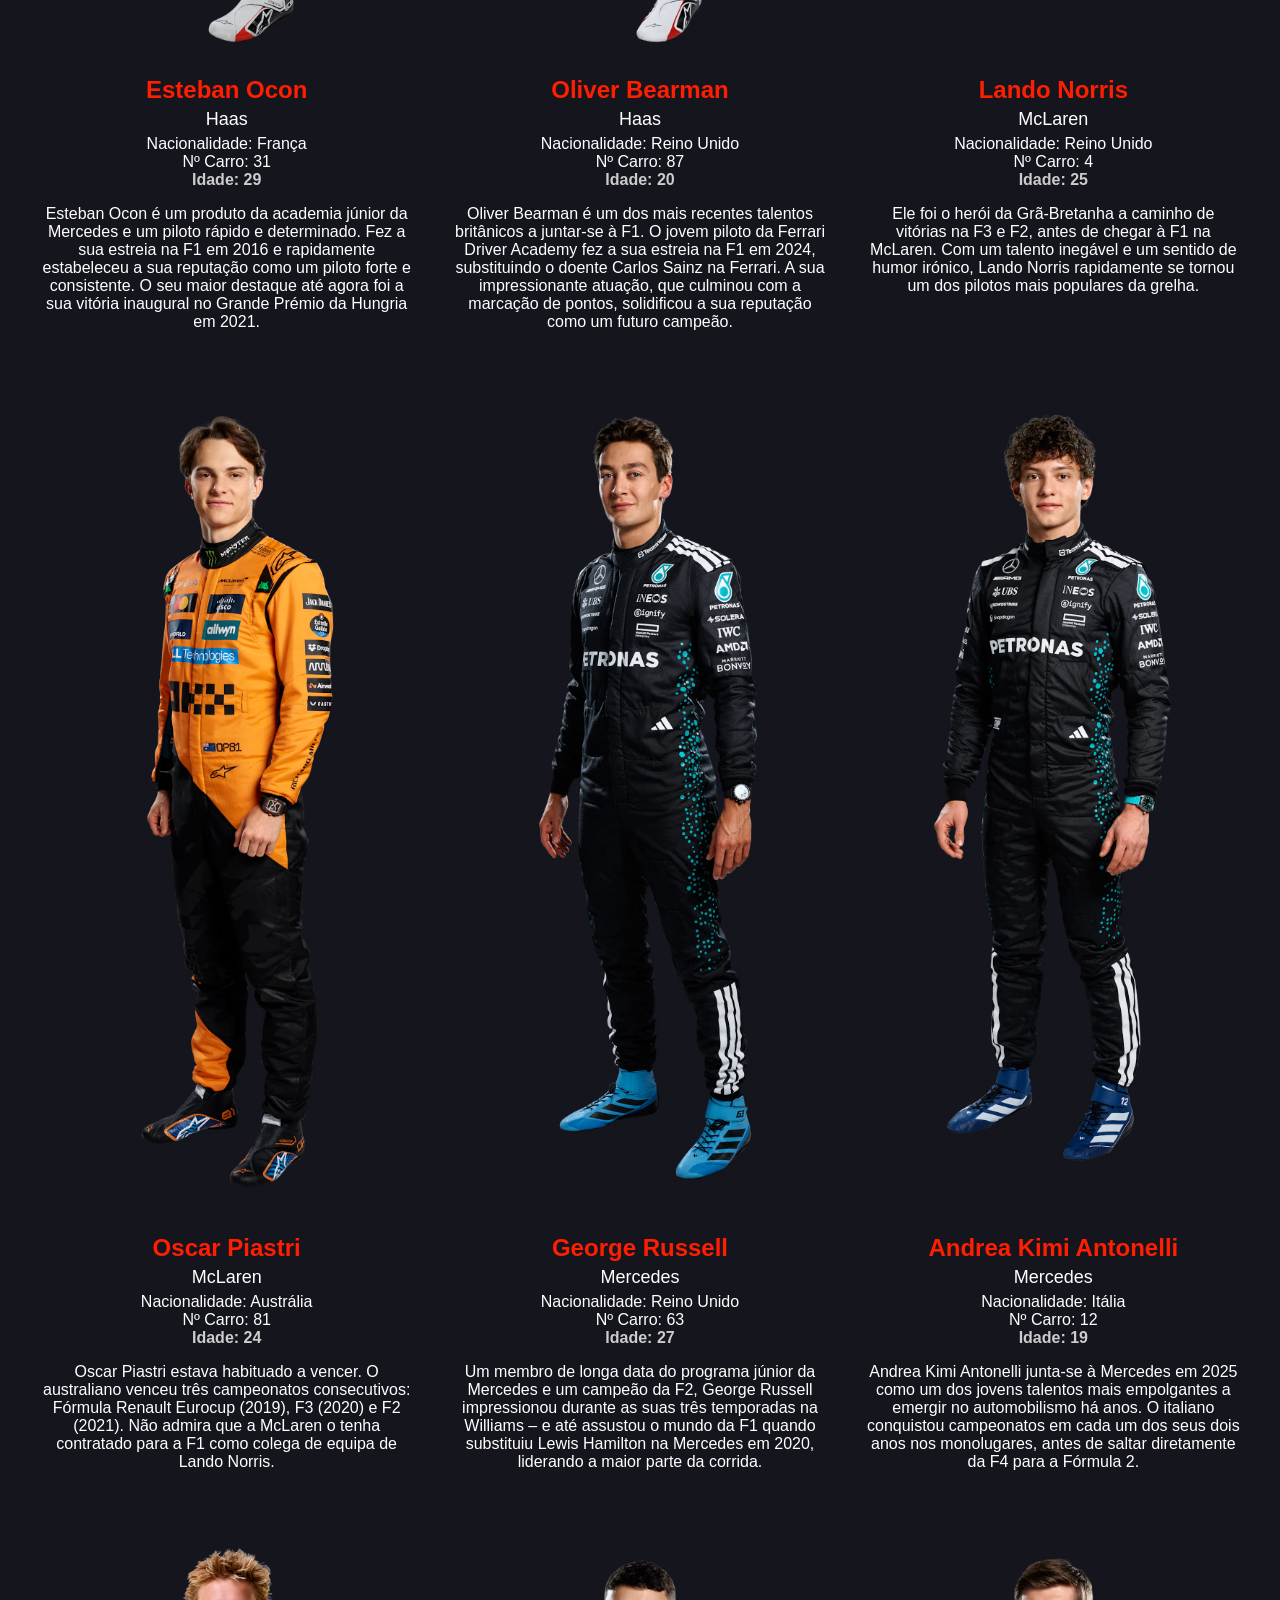
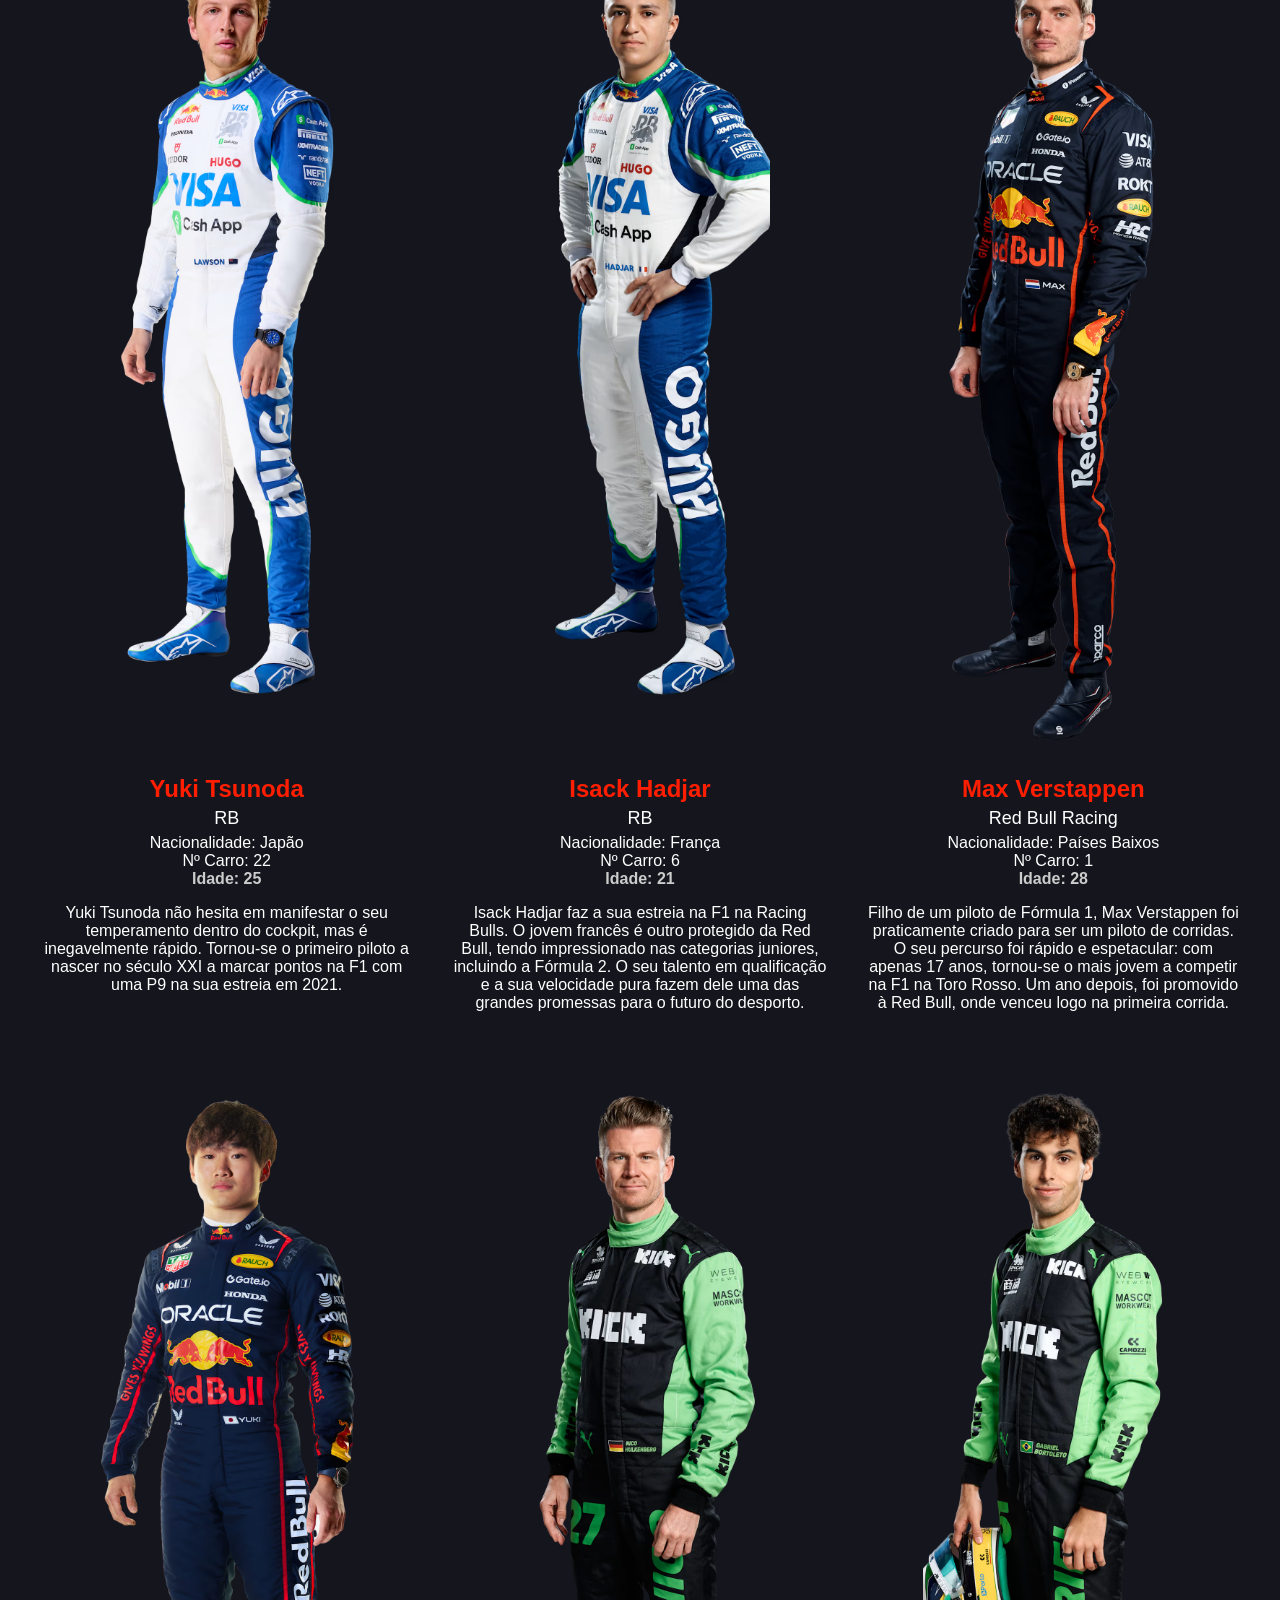
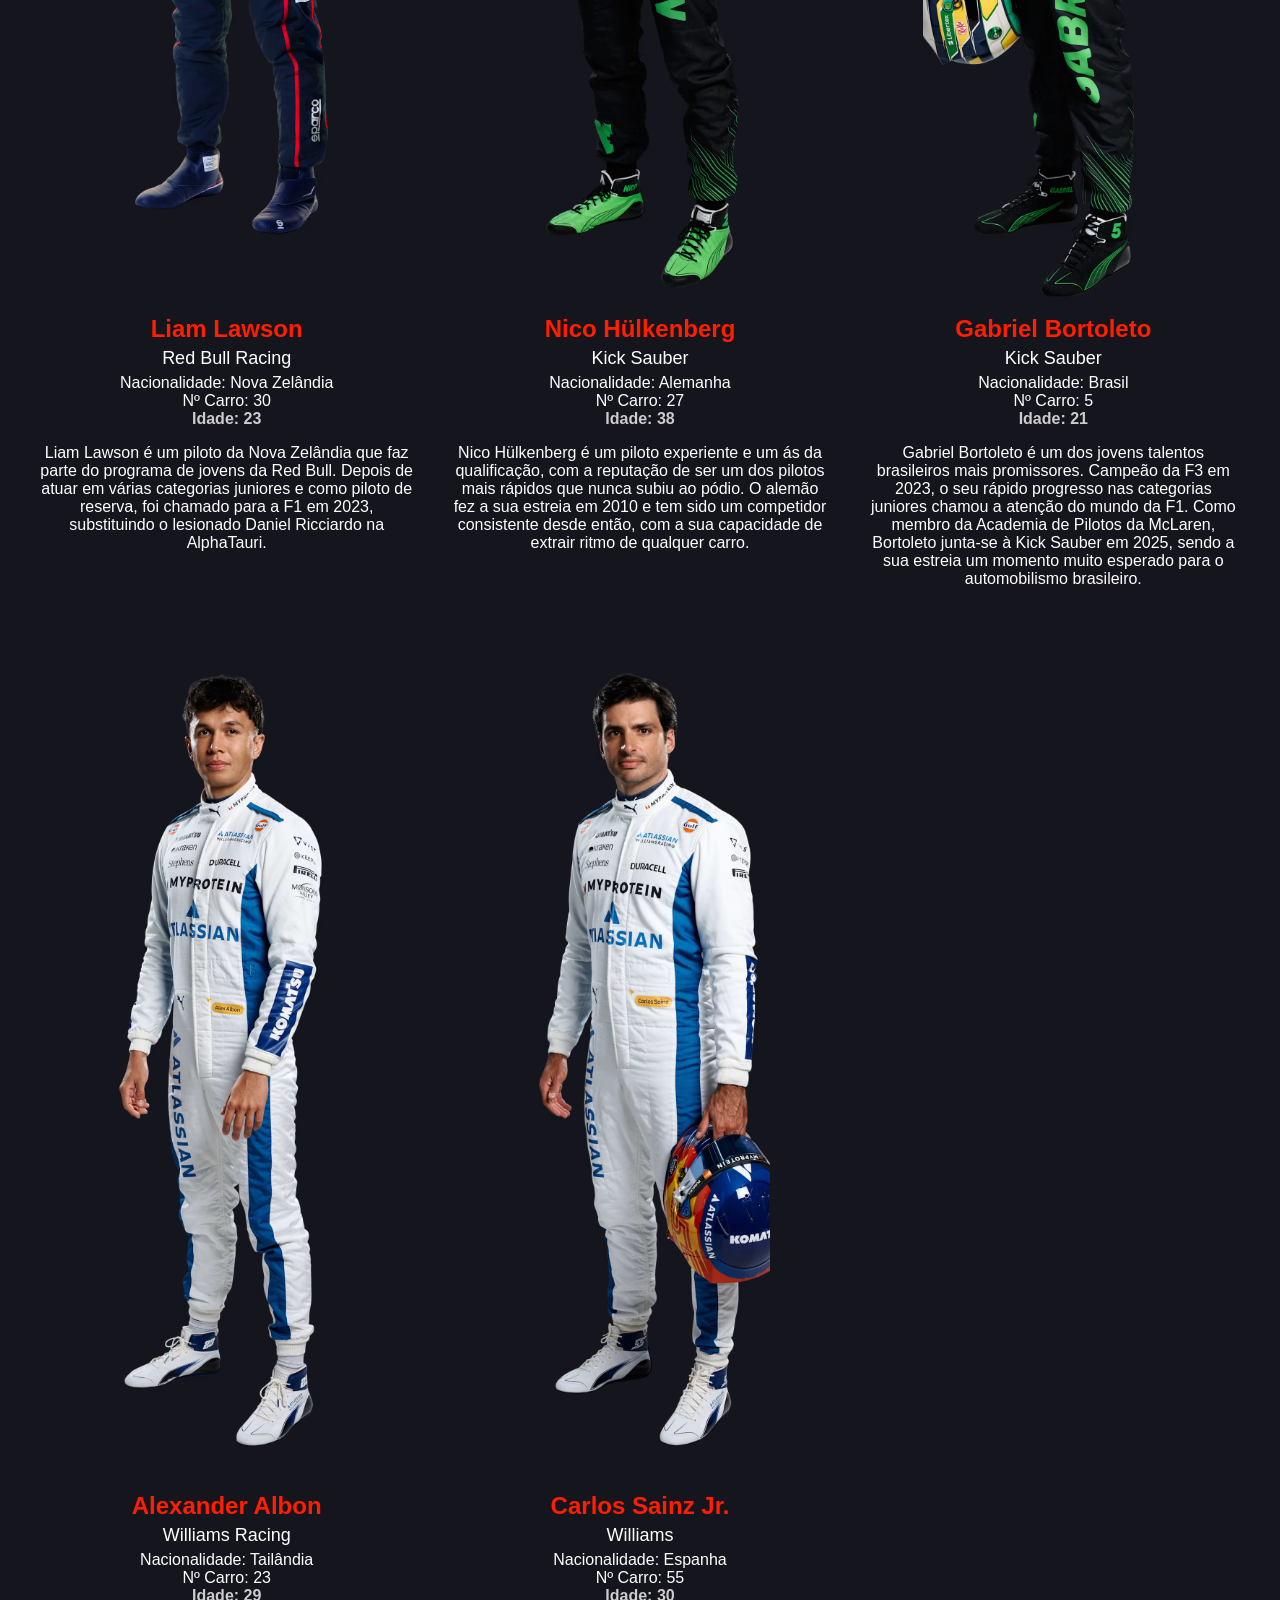
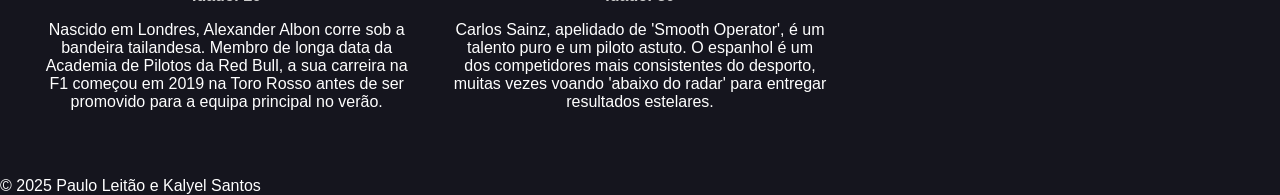
<file: pilotos.html>
<!DOCTYPE html>
<html lang="pt">
<head>
  <meta charset="UTF-8" />
  <meta name="viewport" content="width=device-width, initial-scale=1.0" />
  <title>Pilotos - F1</title>
  <link rel="stylesheet" href="pilotos.css" />
</head>
<body>

  <header class="topbar">
    <nav>
      <ul>
        <li><a href="index.html">Home</a></li>
        <li><a href="Equipas.html">Equipas</a></li>
      </ul>
    </nav>
  </header>

  <div class="pilotos-container">

    

    <div class="piloto-card">
      <img class="piloto-foto" src="piloto/2025alpinepiegas01right.png" alt="Pierre Gasly">
      <div class="piloto-nome">Pierre Gasly</div>
      <div class="piloto-equipa">Alpine</div>
      <div>Nacionalidade: França</div>
      <div>Nº Carro: 10</div>
      <div class="piloto-pontos">Idade: 29</div>
      <div><p>Pierre Gasly é um piloto rápido, combativo e com um espírito inabalável. O francês fez a sua estreia na Toro Rosso em 2017 e teve uma ascensão e queda meteóricas na Red Bull antes de regressar à equipa júnior, onde brilhou. O seu momento de glória foi a surpreendente vitória no Grande Prémio de Itália em 2020. </p></div>
    </div>

    <div class="piloto-card">
      <img class="piloto-foto" src="piloto/2025alpinefracol01right.png" alt="Franco Colapinto">
      <div class="piloto-nome">Franco Colapinto</div>
      <div class="piloto-equipa">Alpine</div>
      <div>Nacionalidade: Austrália</div>
      <div>Nº Carro: 7</div>
      <div class="piloto-pontos">Idade: 22</div>
      <div><p>Franco Colapinto é o mais recente talento argentino a chegar à Fórmula 1. Piloto da Academia da Williams, fez a sua estreia no Grande Prémio de Itália em 2024, impressionando com o seu ritmo. Conhecido pela sua agressividade e velocidade pura, Colapinto junta-se à Alpine em 2025 para demonstrar o seu potencial.</p></div>
    </div>

    <div class="piloto-card">
      <img class="piloto-foto" src="piloto/2025astonmartinferalo01right.png" alt="Fernando Alonso">
      <div class="piloto-nome">Fernando Alonso</div>
      <div class="piloto-equipa">Aston Martin</div>
      <div>Nacionalidade: Espanha</div>
      <div>Nº Carro: 14</div>
      <div class="piloto-pontos">Idade: 44</div>
      <div><p>Fernando Alonso é uma força da natureza da F1. Bicampeão mundial, com centenas de corridas, é um dos pilotos mais experientes e bem-sucedidos da história do desporto. O seu talento na pista é igualado apenas pelo seu espírito competitivo e pela sua lendária determinação.</p></div>
    </div>

    <div class="piloto-card">
      <img class="piloto-foto" src="piloto/2025astonmartinlanstr01right.png" alt="Lance Stroll">
      <div class="piloto-nome">Lance Stroll</div>
      <div class="piloto-equipa">Aston Martin</div>
      <div>Nacionalidade: Canadá</div>
      <div>Nº Carro: 18</div>
      <div class="piloto-pontos">Idade: 26</div>
      <div><p> O canadiano Lance Stroll fez a sua estreia na F1 em 2017 e garantiu um pódio no seu primeiro ano. Embora a sua carreira tenha sido por vezes marcada pela inconsistência, ele demonstrou o seu ritmo com várias atuações impressionantes, incluindo pole position e pódios.</p></div>
    </div>

    <div class="piloto-card">
      <img class="piloto-foto" src="piloto/2025ferrarichalec01right.png" alt="Charles Leclerc">
      <div class="piloto-nome">Charles Leclerc</div>
      <div class="piloto-equipa">Scuderia Ferrari</div>
      <div>Nacionalidade: Mónaco</div>
      <div>Nº Carro: 16</div>
      <div class="piloto-pontos">Idade: 28</div>
      <div><p>Um produto puro da academia da Ferrari, Charles Leclerc pode ter crescido nas ruas do Mónaco, mas tem o coração e a paixão de um tifoso. Vencedor do título da GP3 e da F2, os seus progressos no desporto têm sido rápidos. </p></div>
    </div>

    <div class="piloto-card">
      <img class="piloto-foto" src="piloto/2025ferrarilewham01right.png" alt="Lewis Hamilton">
      <div class="piloto-nome">Lewis Hamilton</div>
      <div class="piloto-nome">"G.O.A.T"</div>
      <div class="piloto-equipa">Ferrari</div>
      <div>Nacionalidade: Reino Unido</div>
      <div>Nº Carro: 44</div>
      <div class="piloto-pontos">Idade: 40</div>
      <div><p>Um atleta de excelência, Lewis Hamilton possui uma combinação inigualável de habilidade de pilotagem, ritmo e agressividade. Ele conquistou o seu primeiro Campeonato Mundial em 2008, e mudou-se para a Mercedes em 2013. O resto é história. Uma parceria icónica que resultou em seis títulos mundiais.</p></div>
    </div>

    <div class="piloto-card">
      <img class="piloto-foto" src="piloto/2025haasestoco01right.png" alt="Esteban Ocon">
      <div class="piloto-nome">Esteban Ocon</div>
      <div class="piloto-equipa">Haas</div>
      <div>Nacionalidade: França</div>
      <div>Nº Carro: 31</div>
      <div class="piloto-pontos">Idade: 29</div>
      <div><p>Esteban Ocon é um produto da academia júnior da Mercedes e um piloto rápido e determinado. Fez a sua estreia na F1 em 2016 e rapidamente estabeleceu a sua reputação como um piloto forte e consistente. O seu maior destaque até agora foi a sua vitória inaugural no Grande Prémio da Hungria em 2021.</p></div>
    </div>

    <div class="piloto-card">
      <img class="piloto-foto" src="piloto/2025haasolibea01right.png" alt="Oliver Bearman">
      <div class="piloto-nome">Oliver Bearman</div>
      <div class="piloto-equipa">Haas</div>
      <div>Nacionalidade: Reino Unido</div>
      <div>Nº Carro: 87</div>
      <div class="piloto-pontos">Idade: 20</div>
      <div><p>Oliver Bearman é um dos mais recentes talentos britânicos a juntar-se à F1. O jovem piloto da Ferrari Driver Academy fez a sua estreia na F1 em 2024, substituindo o doente Carlos Sainz na Ferrari. A sua impressionante atuação, que culminou com a marcação de pontos, solidificou a sua reputação como um futuro campeão. </p></div>
    </div>

    <div class="piloto-card">
      <img class="piloto-foto" src="piloto/2025mclarenlannor01right.png" alt="Lando Norris">
      <div class="piloto-nome">Lando Norris</div>
      <div class="piloto-equipa">McLaren</div>
      <div>Nacionalidade: Reino Unido</div>
      <div>Nº Carro: 4</div>
      <div class="piloto-pontos">Idade: 25</div>
      <div><p>Ele foi o herói da Grã-Bretanha a caminho de vitórias na F3 e F2, antes de chegar à F1 na McLaren. Com um talento inegável e um sentido de humor irónico, Lando Norris rapidamente se tornou um dos pilotos mais populares da grelha. </p></div>
    </div>

    <div class="piloto-card">
      <img class="piloto-foto" src="piloto/2025mclarenoscpia01right.png" alt="Oscar Piastri">
      <div class="piloto-nome">Oscar Piastri</div>
      <div class="piloto-equipa">McLaren</div>
      <div>Nacionalidade: Austrália</div>
      <div>Nº Carro: 81</div>
      <div class="piloto-pontos">Idade: 24</div>
      <div><p>Oscar Piastri estava habituado a vencer. O australiano venceu três campeonatos consecutivos: Fórmula Renault Eurocup (2019), F3 (2020) e F2 (2021). Não admira que a McLaren o tenha contratado para a F1 como colega de equipa de Lando Norris. 
      </p></div>
    </div>

    <div class="piloto-card">
      <img class="piloto-foto" src="piloto/2025mercedesgeorus01right.png" alt="George Russell">
      <div class="piloto-nome">George Russell</div>
      <div class="piloto-equipa">Mercedes</div>
      <div>Nacionalidade: Reino Unido</div>
      <div>Nº Carro: 63</div>
      <div class="piloto-pontos">Idade: 27</div>
      <div><p>Um membro de longa data do programa júnior da Mercedes e um campeão da F2, George Russell impressionou durante as suas três temporadas na Williams – e até assustou o mundo da F1 quando substituiu Lewis Hamilton na Mercedes em 2020, liderando a maior parte da corrida. 
      </p></div>
    </div>

    <div class="piloto-card">
      <img class="piloto-foto" src="piloto/2025mercedesandant01right.png" alt="Andrea Kimi Antonelli">
      <div class="piloto-nome">Andrea Kimi Antonelli</div>
      <div class="piloto-equipa">Mercedes</div>
      <div>Nacionalidade: Itália</div>
      <div>Nº Carro: 12</div>
      <div class="piloto-pontos">Idade: 19</div>
      <div><p>Andrea Kimi Antonelli junta-se à Mercedes em 2025 como um dos jovens talentos mais empolgantes a emergir no automobilismo há anos. O italiano conquistou campeonatos em cada um dos seus dois anos nos monolugares, antes de saltar diretamente da F4 para a Fórmula 2. </p></div>
    </div>

    <div class="piloto-card">
      <img class="piloto-foto" src="piloto/2025racingbullslialaw01right.png" alt="Yuki Tsunoda"> 
      <div class="piloto-nome">Yuki Tsunoda</div>
      <div class="piloto-equipa">RB </div>
      <div>Nacionalidade: Japão</div>
      <div>Nº Carro: 22</div>
      <div class="piloto-pontos">Idade: 25</div>
      <div><p>Yuki Tsunoda não hesita em manifestar o seu temperamento dentro do cockpit, mas é inegavelmente rápido. Tornou-se o primeiro piloto a nascer no século XXI a marcar pontos na F1 com uma P9 na sua estreia em 2021. </p></div>
    </div>

    <div class="piloto-card">
      <img class="piloto-foto" src="piloto/2025racingbullsisahad01right.png" alt="Isack Hadjar">
      <div class="piloto-nome">Isack Hadjar</div>
      <div class="piloto-equipa">RB</div>
      <div>Nacionalidade: França</div>
      <div>Nº Carro: 6</div>
      <div class="piloto-pontos">Idade: 21</div>
      <div><p>Isack Hadjar faz a sua estreia na F1 na Racing Bulls. O jovem francês é outro protegido da Red Bull, tendo impressionado nas categorias juniores, incluindo a Fórmula 2. O seu talento em qualificação e a sua velocidade pura fazem dele uma das grandes promessas para o futuro do desporto.</p></div>
    </div>

    <div class="piloto-card">
      <img class="piloto-foto" src="piloto/2025redbullracingmaxver01right.png" alt="Max Verstappen">
      <div class="piloto-nome">Max Verstappen</div>
      <div class="piloto-equipa">Red Bull Racing</div>
      <div>Nacionalidade: Países Baixos</div>
      <div>Nº Carro: 1</div>
      <div class="piloto-pontos">Idade: 28</div>
      <div><p>Filho de um piloto de Fórmula 1, Max Verstappen foi praticamente criado para ser um piloto de corridas. O seu percurso foi rápido e espetacular: com apenas 17 anos, tornou-se o mais jovem a competir na F1 na Toro Rosso. Um ano depois, foi promovido à Red Bull, onde venceu logo na primeira corrida. </p></div>
    </div>

    <div class="piloto-card">
      <img class="piloto-foto" src="piloto/2025redbullracingyuktsu01right.png" alt="Liam Lawson">
      <div class="piloto-nome">Liam Lawson</div>
      <div class="piloto-equipa">Red Bull Racing</div>
      <div>Nacionalidade: Nova Zelândia</div>
      <div>Nº Carro: 30</div>
      <div class="piloto-pontos">Idade: 23</div>
      <div><p>Liam Lawson é um piloto da Nova Zelândia que faz parte do programa de jovens da Red Bull. Depois de atuar em várias categorias juniores e como piloto de reserva, foi chamado para a F1 em 2023, substituindo o lesionado Daniel Ricciardo na AlphaTauri. </p></div>
    </div>

    <div class="piloto-card">
      <img class="piloto-foto" src="piloto/2025kicksaubernichul01right.png" alt="Nico Hülkenberg">
      <div class="piloto-nome">Nico Hülkenberg</div>
      <div class="piloto-equipa">Kick Sauber</div>
      <div>Nacionalidade: Alemanha</div>
      <div>Nº Carro: 27</div>
      <div class="piloto-pontos">Idade: 38</div>
      <div><p>Nico Hülkenberg é um piloto experiente e um ás da qualificação, com a reputação de ser um dos pilotos mais rápidos que nunca subiu ao pódio. O alemão fez a sua estreia em 2010 e tem sido um competidor consistente desde então, com a sua capacidade de extrair ritmo de qualquer carro. </p></div>
    </div>

    <div class="piloto-card">
      <img class="piloto-foto" src="piloto/2025kicksaubergabbor01right.png" alt="Gabriel Bortoleto">
      <div class="piloto-nome">Gabriel Bortoleto</div>
      <div class="piloto-equipa">Kick Sauber</div>
      <div>Nacionalidade: Brasil</div>
      <div>Nº Carro: 5</div>
      <div class="piloto-pontos">Idade: 21</div>
      <div><p>Gabriel Bortoleto é um dos jovens talentos brasileiros mais promissores. Campeão da F3 em 2023, o seu rápido progresso nas categorias juniores chamou a atenção do mundo da F1. Como membro da Academia de Pilotos da McLaren, Bortoleto junta-se à Kick Sauber em 2025, sendo a sua estreia um momento muito esperado para o automobilismo brasileiro.
</p></div>
    </div>

    <div class="piloto-card">
      <img class="piloto-foto" src="piloto/2025williamsalealb01right.png" alt="Alexander Albon">
      <div class="piloto-nome">Alexander Albon</div>
      <div class="piloto-equipa">Williams Racing</div>
      <div>Nacionalidade: Tailândia</div>
      <div>Nº Carro: 23</div>
      <div class="piloto-pontos">Idade: 29</div>
      <div><p>Nascido em Londres, Alexander Albon corre sob a bandeira tailandesa. Membro de longa data da Academia de Pilotos da Red Bull, a sua carreira na F1 começou em 2019 na Toro Rosso antes de ser promovido para a equipa principal no verão.</p></div>
    </div>

    <div class="piloto-card">
      <img class="piloto-foto" src="piloto/2025williamscarsai01right.png" alt="Carlos Sains Jr.">
      <div class="piloto-nome">Carlos Sainz Jr.</div>
      <div class="piloto-equipa">Williams</div>
      <div>Nacionalidade: Espanha</div>
      <div>Nº Carro: 55</div>
      <div class="piloto-pontos">Idade: 30</div>
      <div><p>Carlos Sainz, apelidado de 'Smooth Operator', é um talento puro e um piloto astuto. O espanhol é um dos competidores mais consistentes do desporto, muitas vezes voando 'abaixo do radar' para entregar resultados estelares.</p></div>
    </div>

  </div>
  
<footer class="noticia-rodape">
  © 2025 Paulo Leitão e Kalyel Santos
</footer>

</body>
</html>
</file>
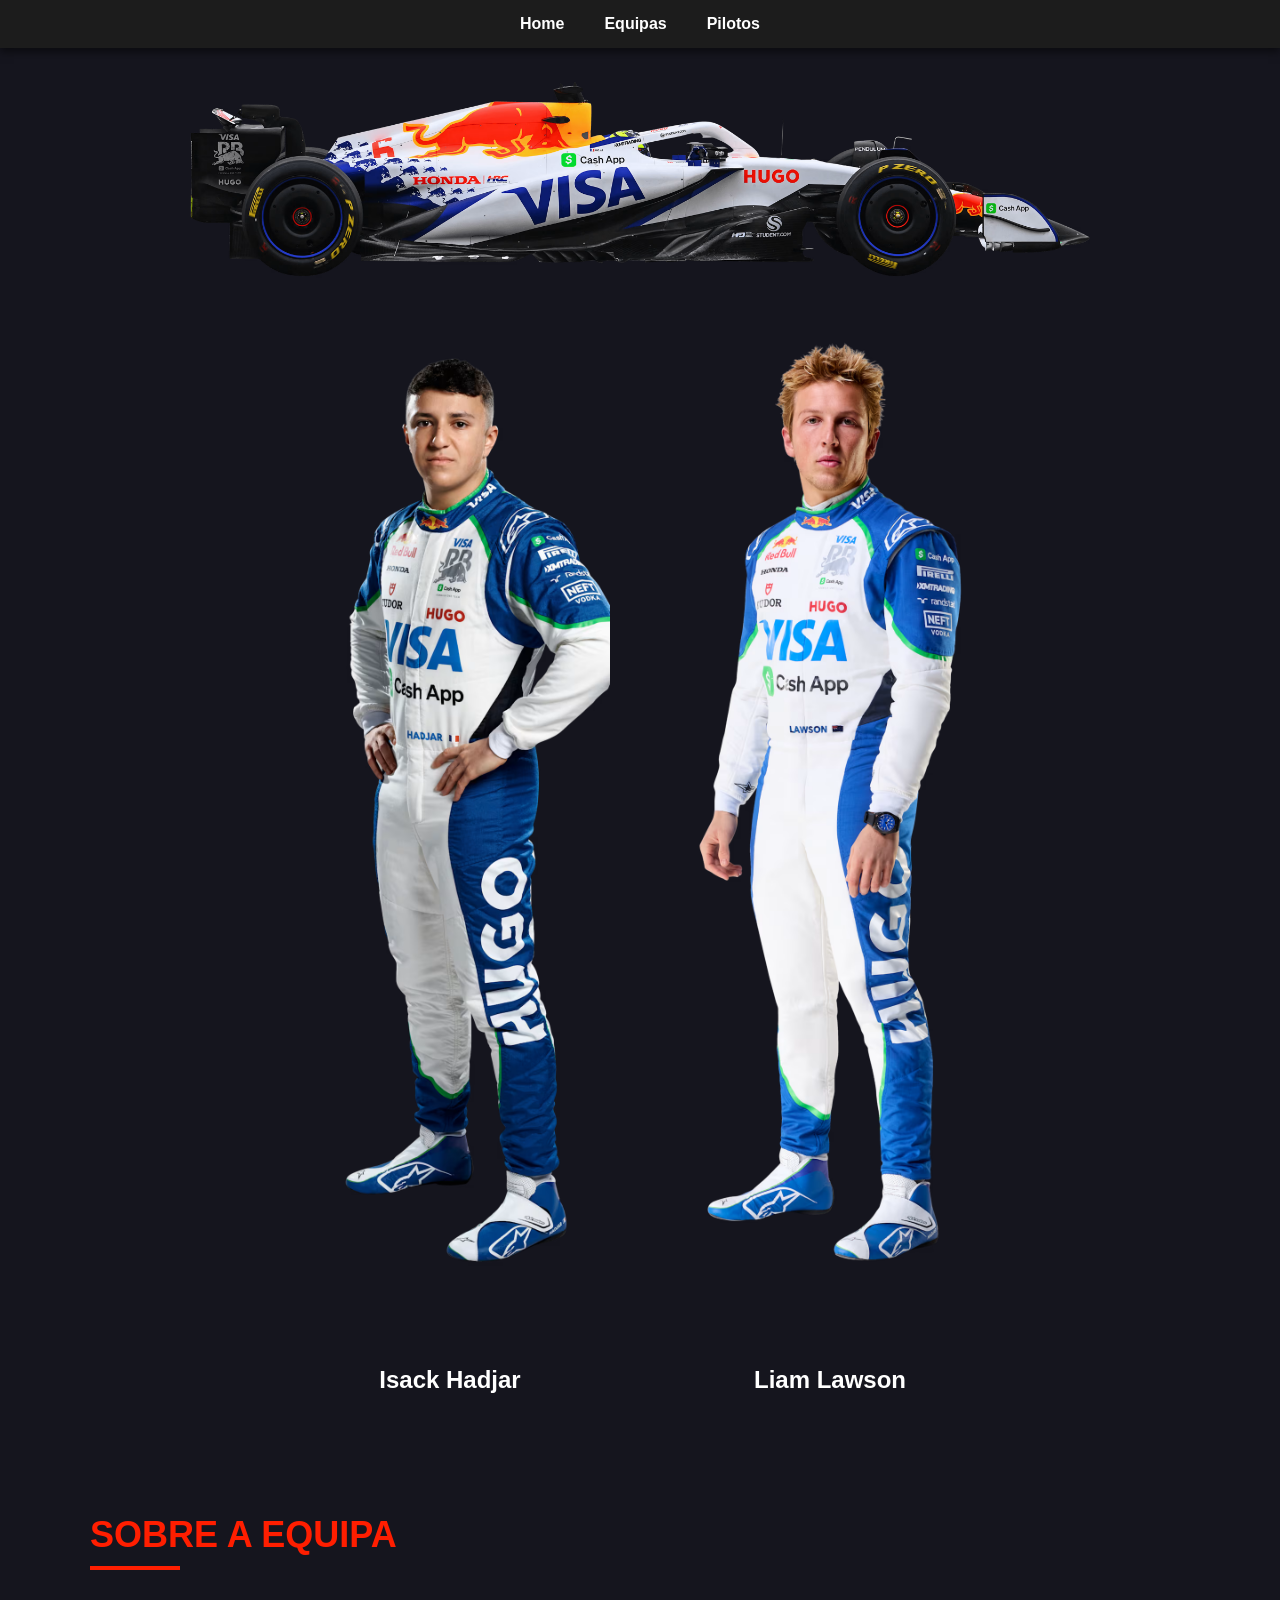
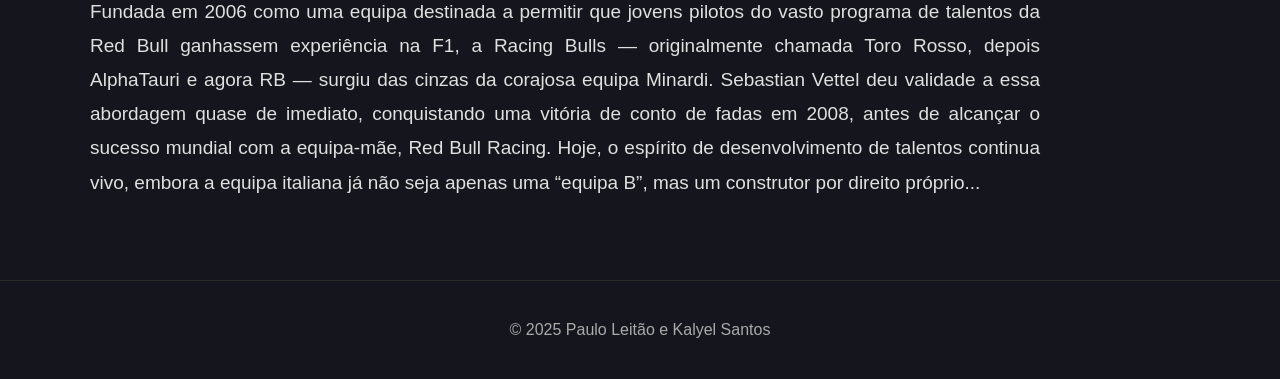
<file: RB.html>
<!DOCTYPE html>
<html lang="pt">
<head>
  <meta charset="UTF-8" />
  <meta name="viewport" content="width=device-width, initial-scale=1.0" />
  <link rel="stylesheet" href="css.css">
</head>

<body>

<header class="topbar">
  <nav>
    <ul>
      <li><a href="index.html">Home</a></li>
      <li><a href="Equipas.html">Equipas</a></li>
      <li><a href="pilotos.html">Pilotos</a></li>
    </ul>
  </nav>
</header>

<section class="carro-container">
  <img src="cars/2025racingbullscarright.png" alt="Carro da Equipa" class="carro-img">
</section>

<section class="pilotos-equipa">

  <div class="piloto-equipa-card">
    <img src="piloto/2025racingbullsisahad01right.png" class="piloto-equipa-img">
    <h2 class="piloto-nome">Isack Hadjar</h2>
  </div>

  <div class="piloto-equipa-card">
    <img src="piloto/2025racingbullslialaw01right.png" class="piloto-equipa-img">
    <h2 class="piloto-nome">Liam Lawson</h2>
  </div>

</section>

<section class="equipa-info">
  <h2 class="equipa-titulo">Sobre a Equipa</h2>

  <p class="equipa-texto">
 Fundada em 2006 como uma equipa destinada a permitir que jovens pilotos do vasto programa de talentos da Red Bull ganhassem experiência na F1, a Racing Bulls — originalmente chamada Toro Rosso, depois AlphaTauri e agora RB — surgiu das cinzas da corajosa equipa Minardi. Sebastian Vettel deu validade a essa abordagem quase de imediato, conquistando uma vitória de conto de fadas em 2008, antes de alcançar o sucesso mundial com a equipa-mãe, Red Bull Racing. Hoje, o espírito de desenvolvimento de talentos continua vivo, embora a equipa italiana já não seja apenas uma “equipa B”, mas um construtor por direito próprio...
 </p>
</section>

<footer class="noticia-rodape">
  © 2025 Paulo Leitão e Kalyel Santos
</footer>

</body>
</html>
</file>
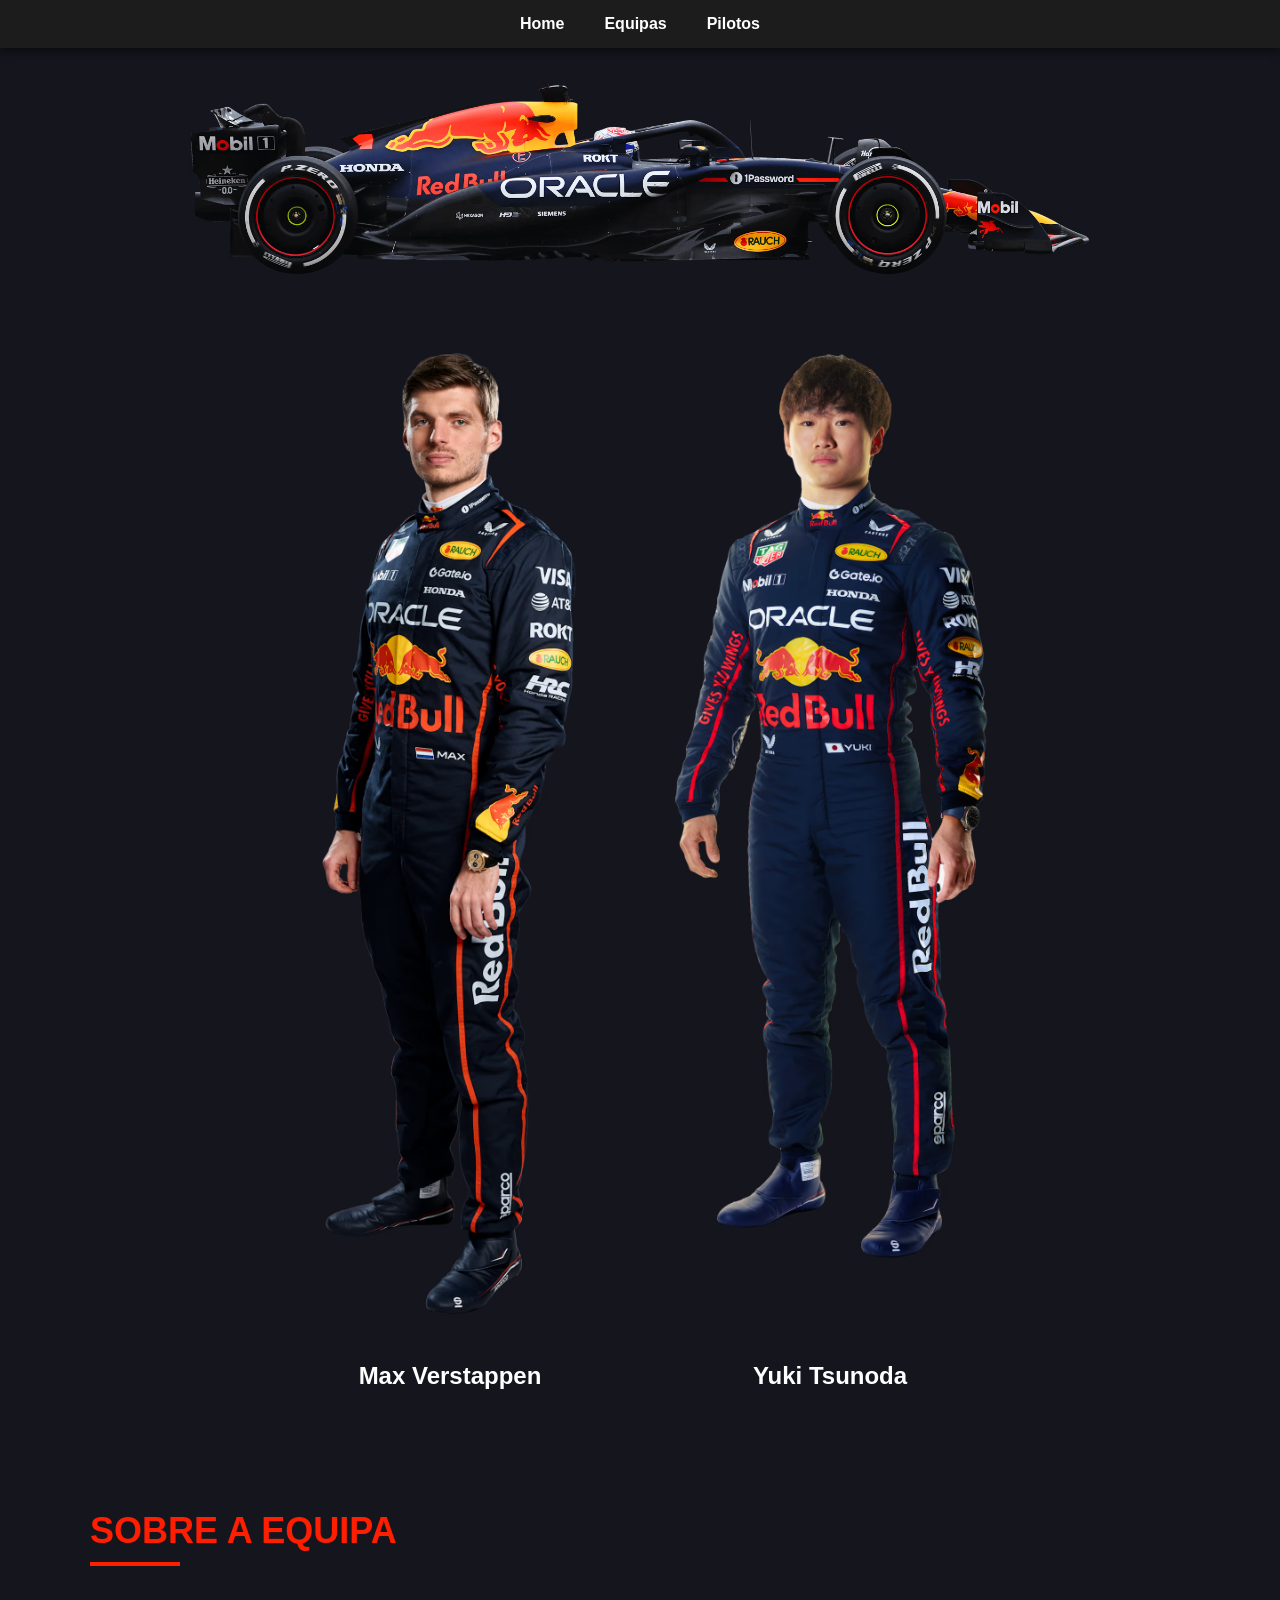
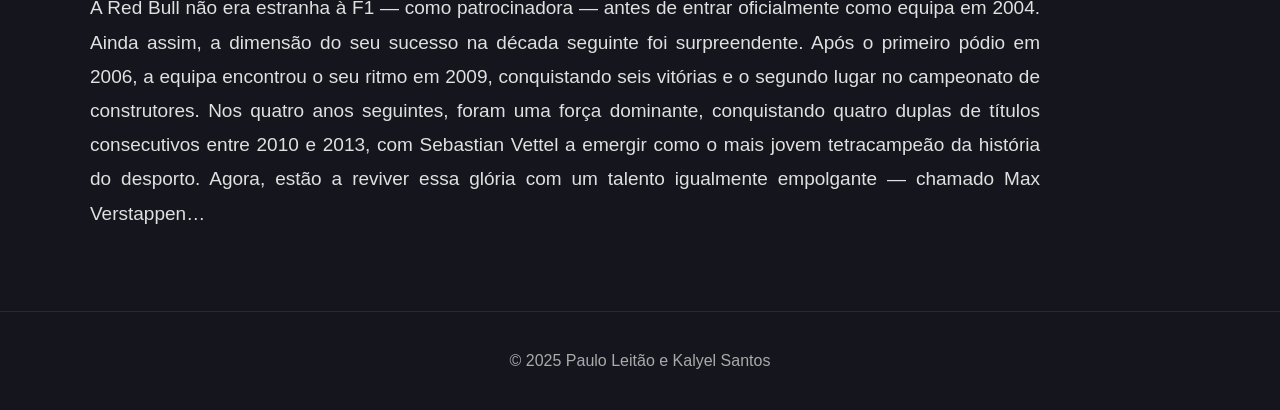
<file: RedBull.html>
<!DOCTYPE html>
<html lang="pt">
<head>
  <meta charset="UTF-8" />
  <meta name="viewport" content="width=device-width, initial-scale=1.0" />
  <link rel="stylesheet" href="css.css">
</head>

<body>

<header class="topbar">
  <nav>
    <ul>
      <li><a href="index.html">Home</a></li>
      <li><a href="Equipas.html">Equipas</a></li>
      <li><a href="pilotos.html">Pilotos</a></li>
    </ul>
  </nav>
</header>


<section class="carro-container">
  <img src="cars/2025redbullracingcarright.png" alt="Carro da Equipa" class="carro-img">
</section>

<section class="pilotos-equipa">

  <div class="piloto-equipa-card">
    <img src="piloto/2025redbullracingmaxver01right.png" class="piloto-equipa-img">
    <h2 class="piloto-nome">Max Verstappen</h2>
  </div>

  <div class="piloto-equipa-card">
    <img src="piloto/2025redbullracingyuktsu01right.png" class="piloto-equipa-img">
    <h2 class="piloto-nome">Yuki Tsunoda</h2>
  </div>

</section>

<section class="equipa-info">
  <h2 class="equipa-titulo">Sobre a Equipa</h2>

  <p class="equipa-texto">
  A Red Bull não era estranha à F1 — como patrocinadora — antes de entrar oficialmente como equipa em 2004. Ainda assim, a dimensão do seu sucesso na década seguinte foi surpreendente. Após o primeiro pódio em 2006, a equipa encontrou o seu ritmo em 2009, conquistando seis vitórias e o segundo lugar no campeonato de construtores. Nos quatro anos seguintes, foram uma força dominante, conquistando quatro duplas de títulos consecutivos entre 2010 e 2013, com Sebastian Vettel a emergir como o mais jovem tetracampeão da história do desporto. Agora, estão a reviver essa glória com um talento igualmente empolgante — chamado Max Verstappen…
</p>
</section>

<footer class="noticia-rodape">
  © 2025 Paulo Leitão e Kalyel Santos
</footer>

</body>
</html>
</file>
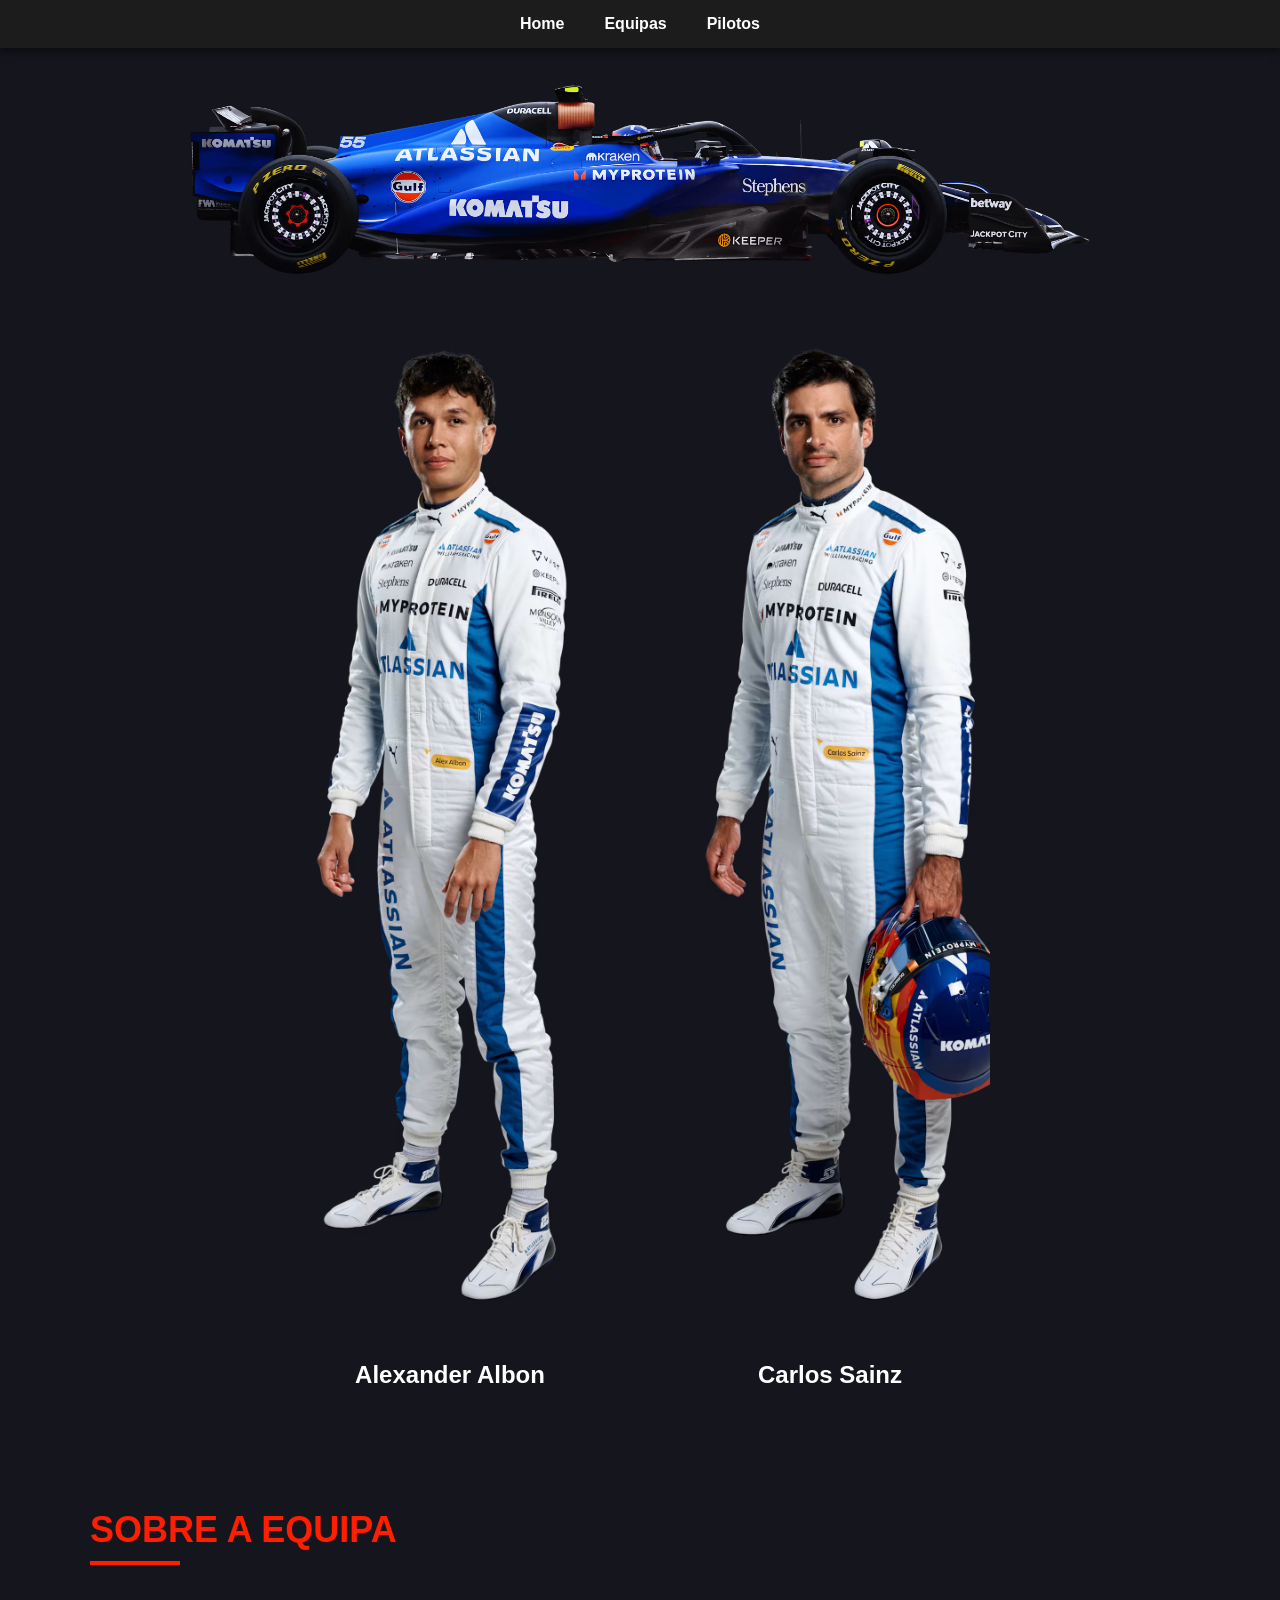
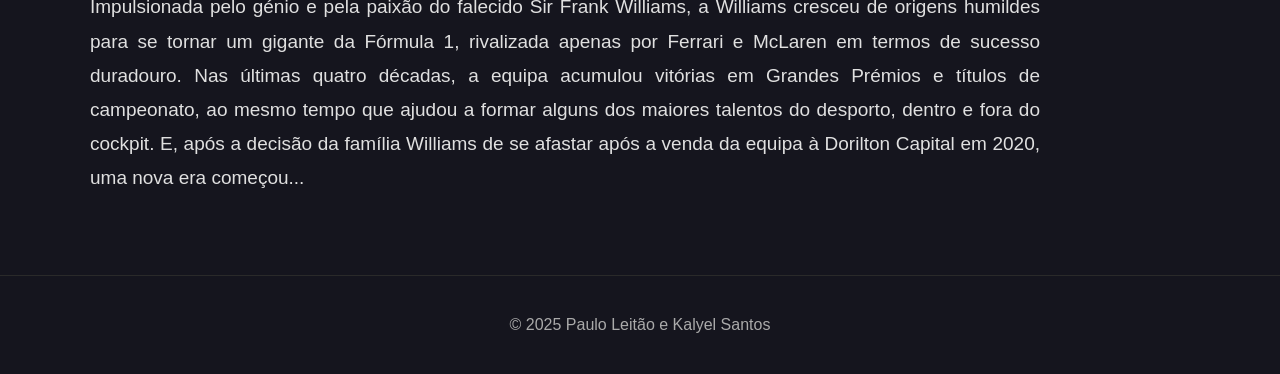
<file: Williams.html>
<!DOCTYPE html>
<html lang="pt">
<head>
  <meta charset="UTF-8" />
  <meta name="viewport" content="width=device-width, initial-scale=1.0" />
  <link rel="stylesheet" href="css.css">
</head>

<body>

<header class="topbar">
  <nav>
    <ul>
      <li><a href="index.html">Home</a></li>
      <li><a href="Equipas.html">Equipas</a></li>
      <li><a href="pilotos.html">Pilotos</a></li>
    </ul>
  </nav>
</header>


<section class="carro-container">
  <img src="cars/2025williamscarright.png" alt="Carro da Equipa" class="carro-img">
</section>

<section class="pilotos-equipa">

  <div class="piloto-equipa-card">
    <img src="piloto/2025williamsalealb01right.png" class="piloto-equipa-img">
    <h2 class="piloto-nome">Alexander Albon</h2>
  </div>

  <div class="piloto-equipa-card">
    <img src="piloto/2025williamscarsai01right.png" class="piloto-equipa-img">
    <h2 class="piloto-nome">Carlos Sainz</h2>
  </div>

</section>

<section class="equipa-info">
  <h2 class="equipa-titulo">Sobre a Equipa</h2>

  <p class="equipa-texto">
  Impulsionada pelo génio e pela paixão do falecido Sir Frank Williams, a Williams cresceu de origens humildes para se tornar um gigante da Fórmula 1, rivalizada apenas por Ferrari e McLaren em termos de sucesso duradouro. Nas últimas quatro décadas, a equipa acumulou vitórias em Grandes Prémios e títulos de campeonato, ao mesmo tempo que ajudou a formar alguns dos maiores talentos do desporto, dentro e fora do cockpit. E, após a decisão da família Williams de se afastar após a venda da equipa à Dorilton Capital em 2020, uma nova era começou...
</p>
</section>

<footer class="noticia-rodape">
  © 2025 Paulo Leitão e Kalyel Santos
</footer>

</body>
</html>
</file>
<file: css.css>
:root { 
  --f1-red: #FF1E00; 
  --f1-black: #15151E; 
  --f1-white: #FFFFFF;
 } 
  
body { 
 margin: 0;
 font-family: Arial, Helvetica, sans-serif; 
 background-color: var(--f1-black); 
 color: var(--f1-white);
  } 

   a {
  cursor: url("cursor-f1.png") 16 16, pointer;
}
     
.topbar { width: 100%;
  background-color: #1c1c1c;
  padding: 15px 0;
  box-shadow: 0 4px 8px rgba(0,0,0,0.5);
  } 
         
.topbar nav ul { list-style: none; 
  display: flex;
  justify-content: center; 
  gap: 40px; 
  margin: 0; 
  padding: 0; 
} 

.topbar nav ul li a { 
  text-decoration: none; 
  color: var(--f1-white); 
  font-weight: bold; 
  transition: color 0.3s ease; 
} 

.topbar nav ul li a:hover { 
  color: var(--f1-red); 
} 

.content { 
  display: flex; 
  justify-content: 
  center; padding: 40px 20px; 
} 

.gallery { 
  display: flex; 
  flex-direction: column; 
  gap: 30px; width: 100%; 
  max-width: 1200px; margin: 0 auto; 
} 

.car-card { 
  position: relative; 
  width: 50%; 
  margin: 0 auto; 
  overflow: hidden; 
  border-radius: 12px; 
  cursor: pointer; 
  background-color: var(--f1-black); 
} 

.car-card img { 
  width: 100%; 
  height: auto; 
  display: block; 
  transition: transform 0.3s ease, box-shadow 0.3s ease; 
} 

.car-card:hover img { 
  transform: scale(1.03); 
  box-shadow: 0 10px 25px rgba(255, 30, 0, 0.5); 
} 

.car-card h1 { 
  position: absolute; 
  top: 50%; 
  left: 50%; 
  transform: translate(-50%, -50%); 
  color: var(--f1-red); 
  font-size: 36px; 
  text-shadow: 2px 2px 8px rgba(0,0,0,0.7); 
  pointer-events: none; 
} 

@media (max-width: 900px) { 
  .car-card { width: 70%; } 
} 

@media (max-width: 600px) { 
  .car-card { width: 90%; 
} 
  .car-card h1 { 
    font-size: 22px;
 } 
 
 .topbar nav ul { 
  flex-direction: column; 
  gap: 15px; } }

.carro-container {
  width: 100%;
  text-align: center;
  margin-top: 30px;
}

.carro-img {
  width: 90%;
  max-width: 900px;
  height: auto;
  display: block;
  margin: auto;
  transition: transform 0.25s ease;
}

.carro-img:hover {
  transform: scale(1.03);
}



.pilotos-equipa {
  display: flex;
  justify-content: center;
  gap: 60px;
  margin-top: 40px;
  padding: 20px;
  flex-wrap: wrap;
}

.piloto-equipa-card {
  text-align: center;
  cursor: pointer;
  transition: transform 0.25s ease;
}

.piloto-equipa-card:hover {
  transform: scale(1.05);
}

.piloto-equipa-img {
  width: 100%;
  max-width: 320px;
  height: auto;
}


@media (max-width: 700px) {
  .pilotos-equipa {
    gap: 30px;
  }

  .piloto-equipa-img {
    max-width: 260px;
  }
}

.equipa-info {
  max-width: 1100px;
  margin: 80px auto;
  padding: 0 30px;
}

.equipa-titulo {
  font-size: 36px;
  font-weight: bold;
  color: var(--f1-red);
  text-transform: uppercase;
  margin-bottom: 25px;
  position: relative;
}

.equipa-titulo::after {
  content: "";
  display: block;
  width: 90px;
  height: 4px;
  background-color: var(--f1-red);
  margin-top: 10px;
}

.equipa-texto {
  font-size: 19px;
  line-height: 1.8;
  color: #e0e0e0;
  text-align: justify;
  max-width: 950px;
}

.noticias-index {
  max-width: 1200px;
  margin: 60px auto;
  padding: 0 30px;
}

.noticia-card {
  position: relative;
  display: block;
  overflow: hidden;
  border-radius: 14px;
  cursor: pointer;
}

.noticia-img {
  width: 100%;
  height: 380px;
  object-fit: cover;
  display: block;
  transition: transform 0.4s ease;
}

.noticia-overlay {
  position: absolute;
  inset: 0;
  background: linear-gradient(
    to top,
    rgba(0, 0, 0, 0.85),
    rgba(0, 0, 0, 0.2)
  );
  display: flex;
  align-items: flex-end;
  padding: 30px;
}


.noticia-titulo {
  font-size: 32px;
  color: var(--f1-white);
  font-weight: bold;
  max-width: 800px;
  line-height: 1.2;
}

.noticia-card:hover .noticia-img {
  transform: scale(1.05);
}

.noticia-card:hover .noticia-titulo {
  color: var(--f1-red);
}


@media (max-width: 768px) {
  .noticia-img {
    height: 260px;
  }

  .noticia-titulo {
    font-size: 22px;
  }
}

  .noticia-container {
    max-width: 900px;
    margin: 70px auto;
    padding: 0 25px;
    color: var(--f1-white);
  }

  .noticia-titulo-principal {
    font-size: 38px;
    font-weight: bold;
    color: var(--f1-red);
    margin-bottom: 20px;
    text-align: center;
  }

  .noticia-data {
    text-align: center;
    font-size: 16px;
    color: #ccc;
    margin-bottom: 30px;
  }

  .noticia-imagem {
    width: 100%;
    height: auto;
    border-radius: 10px;
    margin-bottom: 30px;
  }

  .noticia-texto {
    font-size: 18px;
    line-height: 1.8;
    text-align: justify;
    margin-bottom: 25px;
  }

  .noticia-video {
    width: 100%;
    margin: 40px 0;
    display: flex;
    justify-content: center;
  }

  .noticia-video iframe {
    width: 640px;
    height: 360px;
    border: none;
    border-radius: 10px;
  }

  .noticia-rodape {
    text-align: center;
    padding: 40px 0;
    border-top: 1px solid #2a2a2a;
    font-size: 16px;
    color: #aaa;
  }

  @media (max-width: 768px) {
    .noticia-video iframe {
      height: 280px;
    }
    .noticia-titulo-principal {
      font-size: 30px;
    }
  }
</file>
<file: pilotos.css>
:root {
  --f1-red: #FF1E00;
  --f1-black: #15151E;
  --f1-white: #FFFFFF;
}

body {
  margin: 0;
  font-family: Arial, Helvetica, sans-serif;
  background-color: var(--f1-black);
  color: var(--f1-white);
}

 a {
  cursor: url("cursor-f1.png") 16 16, pointer;
}

.topbar { width: 100%;
  background-color: #1c1c1c;
  padding: 15px 0;
  box-shadow: 0 4px 8px rgba(0,0,0,0.5);
  } 
         
.topbar nav ul { list-style: none; 
  display: flex;
  justify-content: center; 
  gap: 40px; 
  margin: 0; 
  padding: 0; 
} 

.topbar nav ul li a { 
  text-decoration: none; 
  color: var(--f1-white); 
  font-weight: bold; 
  transition: color 0.3s ease; 
} 

.topbar nav ul li a:hover { 
  color: var(--f1-red); 
} 

.content { 
  display: flex; 
  justify-content: 
  center; padding: 40px 20px; 
} 

.pilotos-container {
  display: grid;
  grid-template-columns: repeat(auto-fit, minmax(280px, 1fr));
  gap: 40px;
  padding: 40px;
  max-width: 1400px;
  margin: 0 auto;
}

.piloto-card {
  text-align: center;
  cursor: pointer;
  padding: 10px 0;
  background: none !important;
  border: none !important;
  box-shadow: none !important;
  transition: transform 0.25s ease;
}

.piloto-card:hover {
  transform: scale(1.05);
}

.piloto-foto {
  width: 100%;
  max-width: 260px;
  height: auto;
  display: block;
  margin: 0 auto 15px auto;
  transition: transform 0.3s ease;
}

.piloto-card:hover .piloto-foto {
  transform: scale(1.07);
}

.piloto-nome {
  font-size: 24px;
  color: var(--f1-red);
  font-weight: bold;
  margin-bottom: 5px;
}

.piloto-equipa {
  font-size: 18px;
  margin-bottom: 5px;
}

.piloto-pontos {
  color: #ccc;
  font-weight: bold;
}

@media (max-width: 600px) {
  .piloto-nome {
    font-size: 20px;
  }

  .piloto-foto {
    max-width: 220px;
  }
}
</file>
